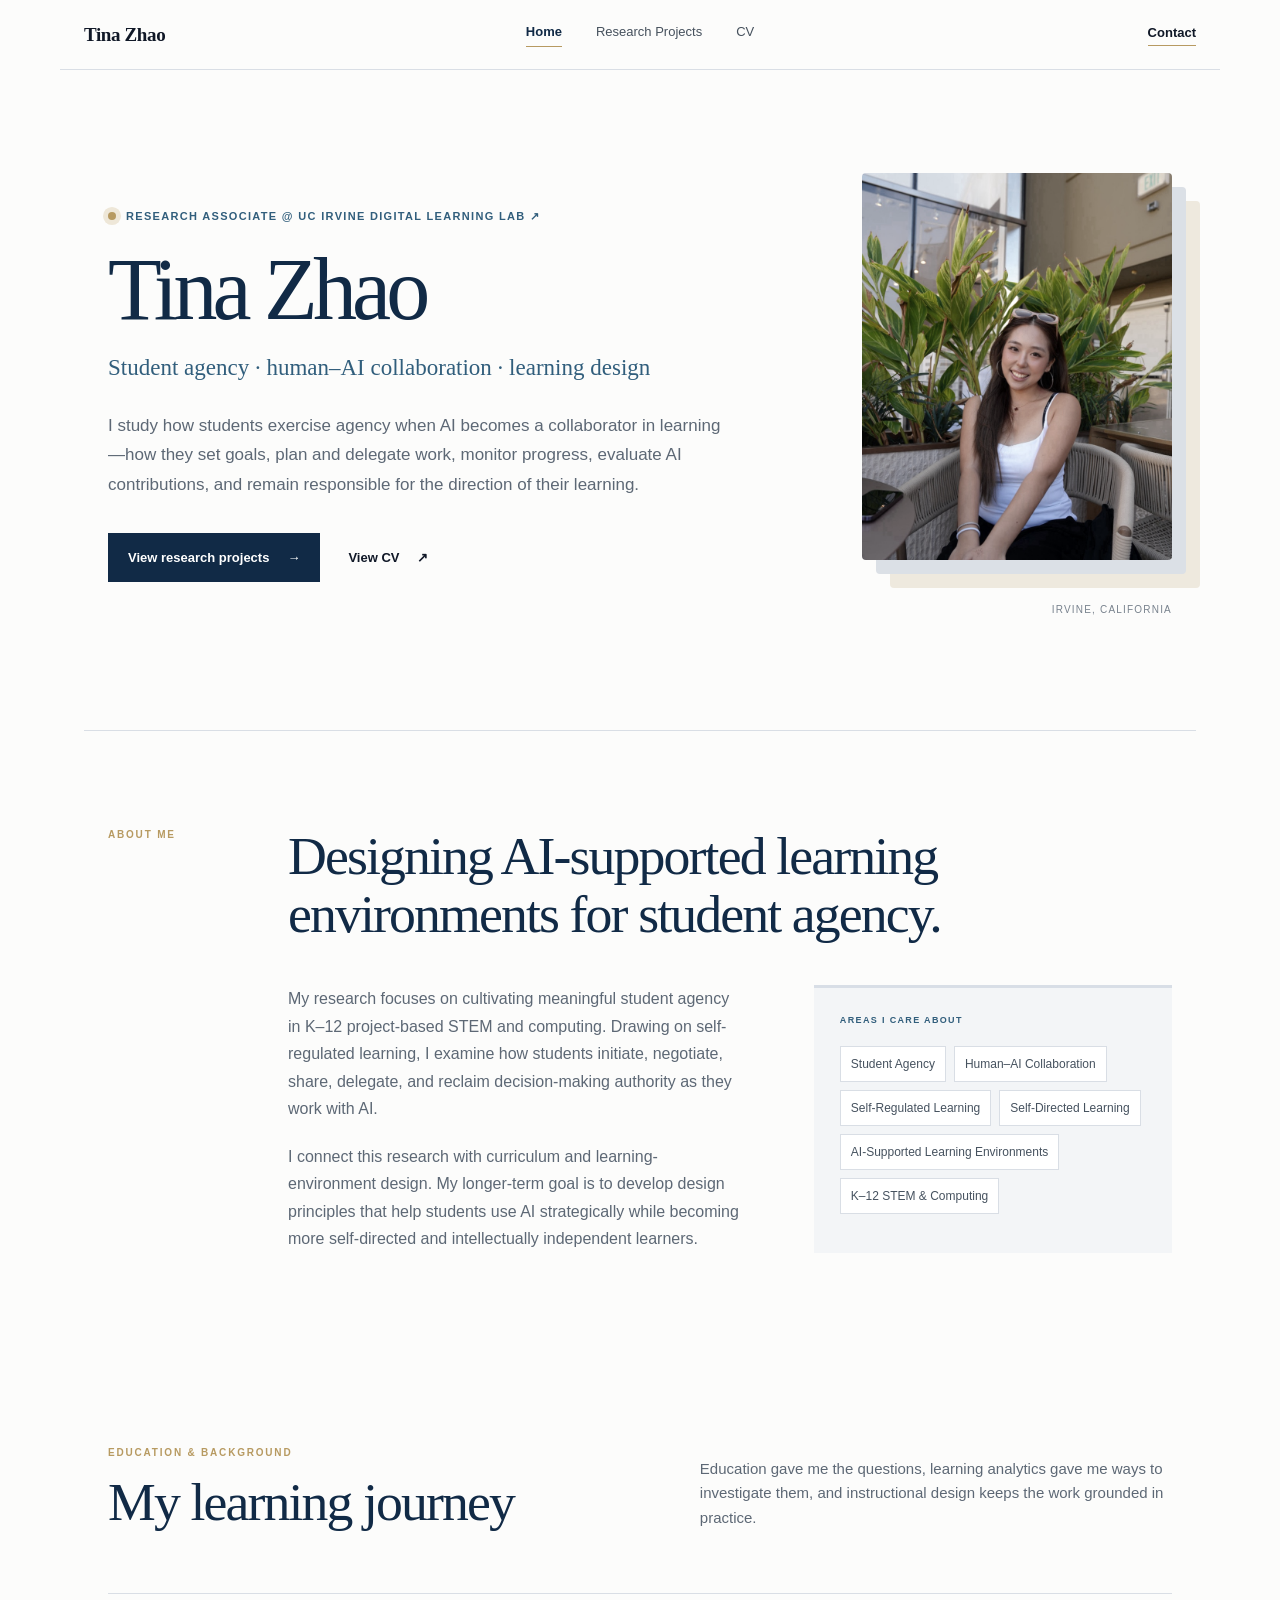
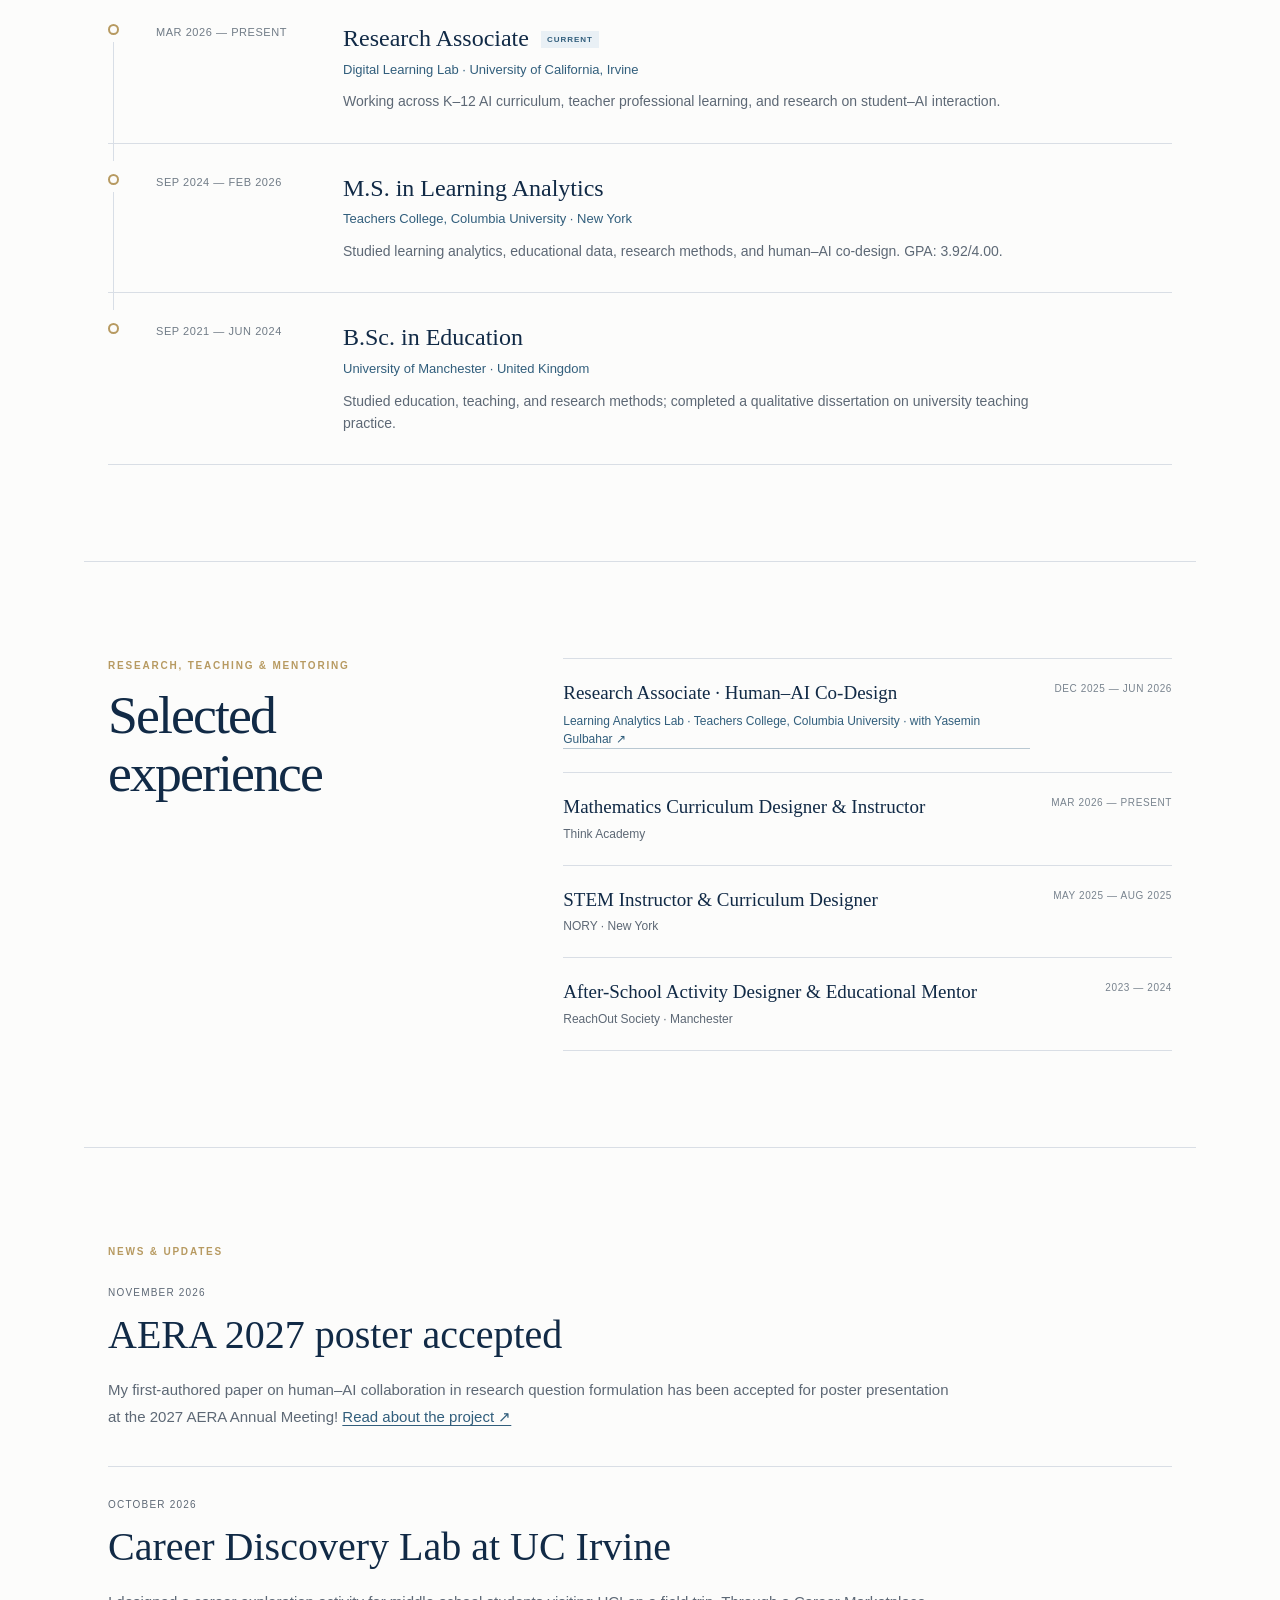
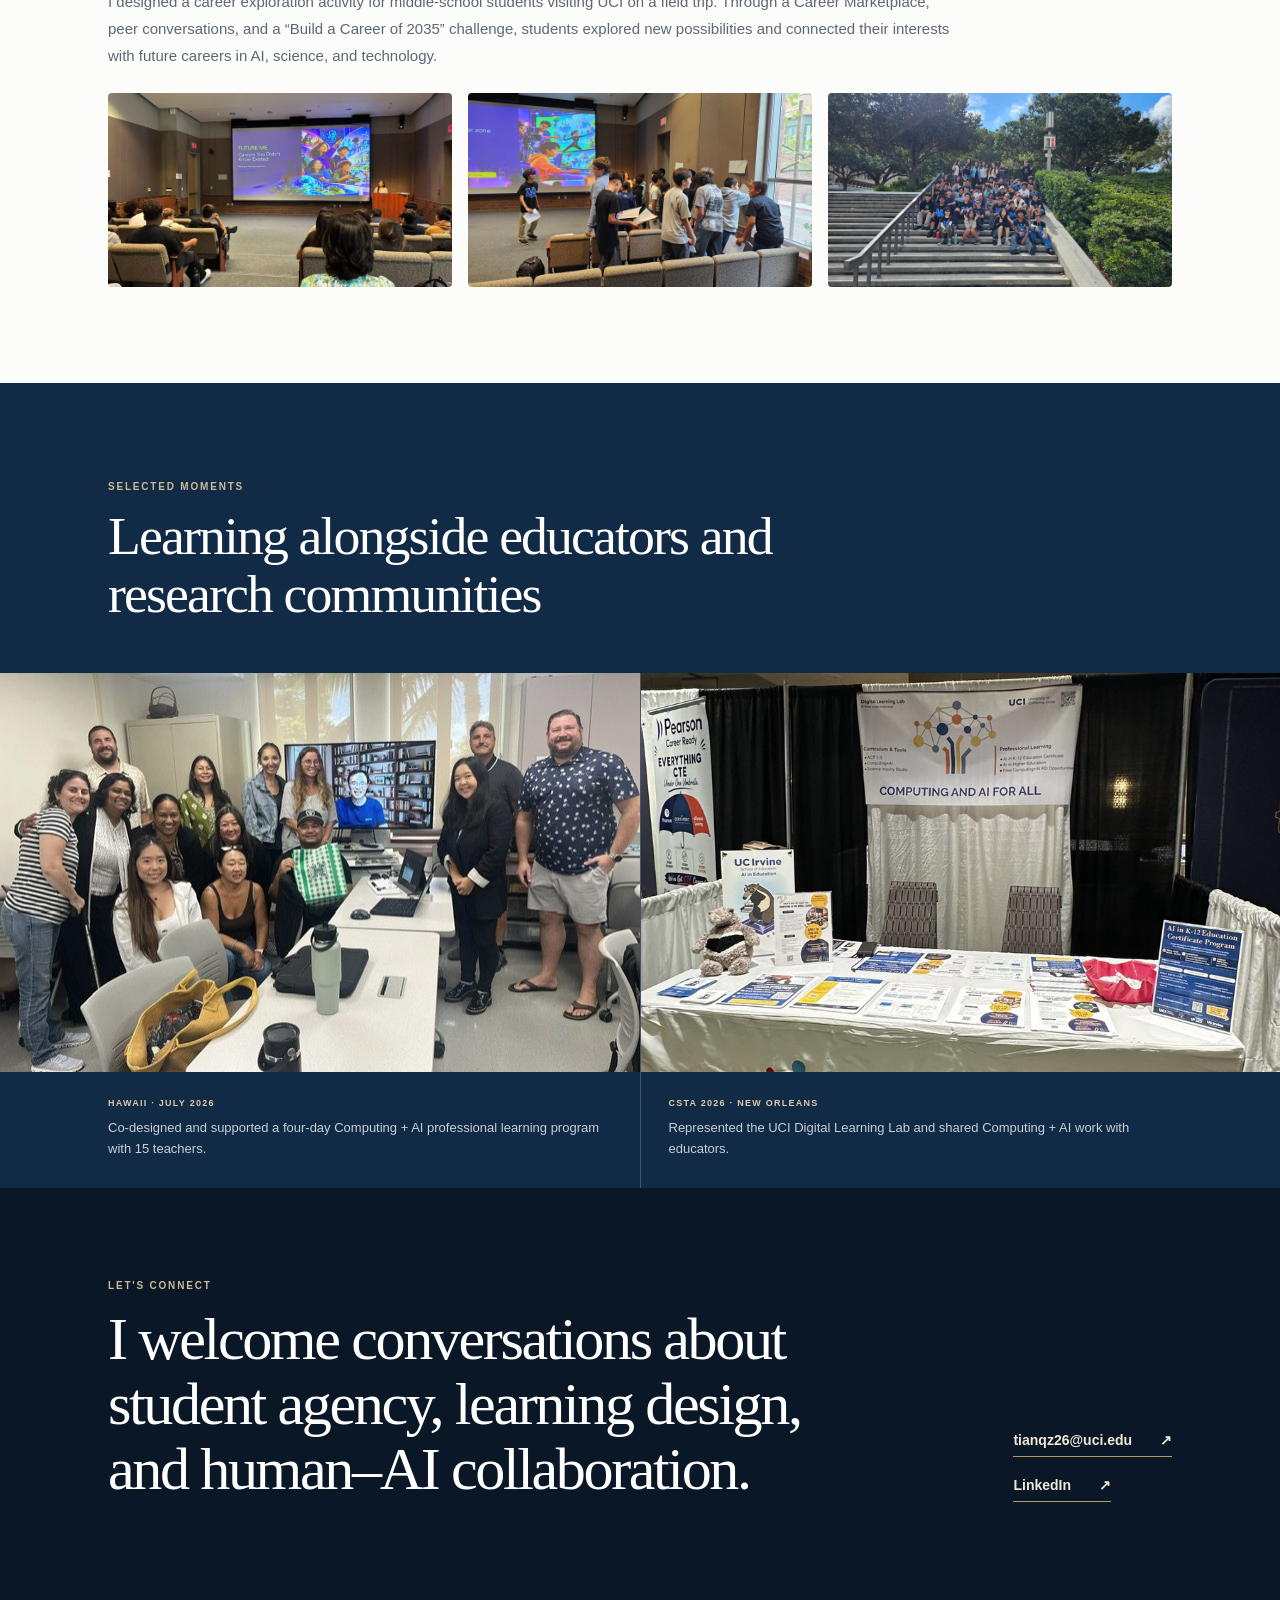
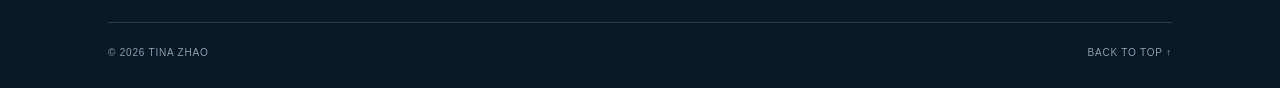
<file: index.html>
<!DOCTYPE html><html lang="en"><head><meta charSet="utf-8"/><meta name="viewport" content="width=device-width, initial-scale=1"/><link rel="preload" href="/tina-zhao.jpg" as="image"/><link rel="preload" href="/photos/hawaii-pd.jpg" as="image"/><link rel="preload" href="/photos/csta-booth.jpg" as="image"/><style>/*! tailwindcss v4.2.1 | MIT License | https://tailwindcss.com */
@layer theme{:root,:host{--font-sans:ui-sans-serif, system-ui, sans-serif, "Apple Color Emoji", "Segoe UI Emoji", "Segoe UI Symbol", "Noto Color Emoji";--font-mono:ui-monospace, SFMono-Regular, Menlo, Monaco, Consolas, "Liberation Mono", "Courier New", monospace;--spacing:.25rem;--default-font-family:var(--font-sans);--default-mono-font-family:var(--font-mono)}}@layer base{*,:after,:before,::backdrop{box-sizing:border-box;border:0 solid;margin:0;padding:0}::file-selector-button{box-sizing:border-box;border:0 solid;margin:0;padding:0}html,:host{-webkit-text-size-adjust:100%;tab-size:4;line-height:1.5;font-family:var(--default-font-family,ui-sans-serif, system-ui, sans-serif, "Apple Color Emoji", "Segoe UI Emoji", "Segoe UI Symbol", "Noto Color Emoji");font-feature-settings:var(--default-font-feature-settings,normal);font-variation-settings:var(--default-font-variation-settings,normal);-webkit-tap-highlight-color:transparent}hr{height:0;color:inherit;border-top-width:1px}abbr:where([title]){-webkit-text-decoration:underline dotted;text-decoration:underline dotted}h1,h2,h3,h4,h5,h6{font-size:inherit;font-weight:inherit}a{color:inherit;-webkit-text-decoration:inherit;-webkit-text-decoration:inherit;-webkit-text-decoration:inherit;-webkit-text-decoration:inherit;text-decoration:inherit}b,strong{font-weight:bolder}code,kbd,samp,pre{font-family:var(--default-mono-font-family,ui-monospace, SFMono-Regular, Menlo, Monaco, Consolas, "Liberation Mono", "Courier New", monospace);font-feature-settings:var(--default-mono-font-feature-settings,normal);font-variation-settings:var(--default-mono-font-variation-settings,normal);font-size:1em}small{font-size:80%}sub,sup{vertical-align:baseline;font-size:75%;line-height:0;position:relative}sub{bottom:-.25em}sup{top:-.5em}table{text-indent:0;border-color:inherit;border-collapse:collapse}:-moz-focusring{outline:auto}progress{vertical-align:baseline}summary{display:list-item}ol,ul,menu{list-style:none}img,svg,video,canvas,audio,iframe,embed,object{vertical-align:middle;display:block}img,video{max-width:100%;height:auto}button,input,select,optgroup,textarea{font:inherit;font-feature-settings:inherit;font-variation-settings:inherit;letter-spacing:inherit;color:inherit;opacity:1;background-color:#0000;border-radius:0}::file-selector-button{font:inherit;font-feature-settings:inherit;font-variation-settings:inherit;letter-spacing:inherit;color:inherit;opacity:1;background-color:#0000;border-radius:0}:where(select:is([multiple],[size])) optgroup{font-weight:bolder}:where(select:is([multiple],[size])) optgroup option{padding-inline-start:20px}::file-selector-button{margin-inline-end:4px}::placeholder{opacity:1}@supports (not ((-webkit-appearance:-apple-pay-button))) or (contain-intrinsic-size:1px){::placeholder{color:currentColor}@supports (color:color-mix(in lab, red, red)){::placeholder{color:color-mix(in oklab, currentcolor 50%, transparent)}}}textarea{resize:vertical}::-webkit-search-decoration{-webkit-appearance:none}::-webkit-date-and-time-value{min-height:1lh;text-align:inherit}::-webkit-datetime-edit{display:inline-flex}::-webkit-datetime-edit-fields-wrapper{padding:0}::-webkit-datetime-edit{padding-block:0}::-webkit-datetime-edit-year-field{padding-block:0}::-webkit-datetime-edit-month-field{padding-block:0}::-webkit-datetime-edit-day-field{padding-block:0}::-webkit-datetime-edit-hour-field{padding-block:0}::-webkit-datetime-edit-minute-field{padding-block:0}::-webkit-datetime-edit-second-field{padding-block:0}::-webkit-datetime-edit-millisecond-field{padding-block:0}::-webkit-datetime-edit-meridiem-field{padding-block:0}::-webkit-calendar-picker-indicator{line-height:1}:-moz-ui-invalid{box-shadow:none}button,input:where([type=button],[type=reset],[type=submit]){appearance:button}::file-selector-button{appearance:button}::-webkit-inner-spin-button{height:auto}::-webkit-outer-spin-button{height:auto}[hidden]:where(:not([hidden=until-found])){display:none!important}}@layer components;@layer utilities{.relative{position:relative}.start{inset-inline-start:var(--spacing)}.table{display:table}}:root{--ink:#101827;--navy:#112a46;--water:#315e7c;--water-pale:#e9f0f5;--silver:#d8dee6;--silver-soft:#f3f5f7;--white:#fcfcfb;--gold:#b79a61;--gold-pale:#eee7d8;--muted:#5d6875;--line:#d9dee5}*{box-sizing:border-box}html{scroll-behavior:smooth}body{background:var(--white);color:var(--ink);-webkit-font-smoothing:antialiased;margin:0;font-family:Arial,Helvetica,sans-serif}a{color:inherit;text-decoration:none}img{width:100%;display:block}h1,h2,h3,p,figure{margin:0}.site-header{border-bottom:1px solid var(--line);z-index:20;-webkit-backdrop-filter:blur(12px);backdrop-filter:blur(12px);background:#fcfcfbf0;grid-template-columns:1fr auto 1fr;align-items:center;max-width:1160px;height:70px;margin:0 auto;padding:0 24px;display:grid;position:sticky;top:0}.site-name{letter-spacing:-.02em;font:600 19px/1 Georgia,serif}nav{color:#46515d;gap:34px;font-size:13px;display:flex}nav a:hover{color:var(--water)}nav a.active{color:var(--navy);font-weight:700}nav a.active:after{content:"";background:var(--gold);height:1px;margin-top:5px;display:block}.header-contact{border-bottom:1px solid var(--gold);justify-self:end;padding-bottom:3px;font-size:13px;font-weight:700}.hero{grid-template-columns:1.3fr .7fr;align-items:center;gap:clamp(60px,9vw,130px);max-width:1112px;min-height:660px;margin:0 auto;padding:86px 24px 96px;display:grid}.current-line{color:var(--water);letter-spacing:.12em;text-transform:uppercase;align-items:center;gap:10px;font-size:11px;font-weight:700;display:flex}.current-line span{background:var(--gold);width:8px;height:8px;box-shadow:0 0 0 5px var(--gold-pale);border-radius:50%}.current-line:hover{color:var(--navy)}h1{letter-spacing:-.055em;color:var(--navy);margin-top:22px;font:500 clamp(58px,7vw,88px)/1 Georgia,Times New Roman,serif}.hero-role{color:var(--water);margin-top:18px;font:400 clamp(18px,1.8vw,23px)/1.4 Georgia,serif}.hero-bio{max-width:650px;color:var(--muted);margin-top:27px;font-size:17px;line-height:1.72}.hero-links{align-items:center;gap:28px;margin-top:34px;font-size:13px;font-weight:700;display:flex}.hero-links a{align-items:center;gap:18px;display:inline-flex}.hero-links .primary-link{background:var(--navy);color:#fff;padding:15px 20px}.hero-photo{justify-self:end;width:min(100%,310px)}.hero-photo img{aspect-ratio:4/5;object-fit:cover;object-position:center 30%;filter:saturate(.72)contrast(1.02);box-shadow:14px 14px 0 var(--silver), 28px 28px 0 var(--gold-pale);border-radius:4px}.hero-photo figcaption{color:#78828d;letter-spacing:.12em;text-align:right;text-transform:uppercase;margin-top:42px;font-size:10px}.section{max-width:1112px;margin:0 auto;padding:96px 24px}.section-label{color:var(--gold);letter-spacing:.18em;text-transform:uppercase;font-size:10px;font-weight:800}.section-label.inverse{color:#cdbb96}.about{border-top:1px solid var(--line);grid-template-columns:140px 1fr;gap:40px;display:grid}.about-body>h2,.section-heading h2,.experience-section>div>h2,.moments-heading h2{letter-spacing:-.035em;color:var(--navy);font:400 clamp(36px,4.2vw,56px)/1.08 Georgia,serif}.about-grid{grid-template-columns:1.12fr .88fr;gap:70px;margin-top:42px;display:grid}.about-text{color:var(--muted);font-size:16px;line-height:1.72}.about-text p+p{margin-top:20px}.keyword-panel{background:var(--silver-soft);border-top:3px solid var(--silver);padding:26px}.keyword-panel>p{color:var(--water);letter-spacing:.15em;font-size:9px;font-weight:800}.keyword-list{flex-wrap:wrap;gap:8px;margin-top:18px;display:flex}.keyword-list span{border:1px solid var(--line);color:#46525f;background:#fff;padding:8px 10px;font-size:12px}.projects-section{background:var(--silver-soft);max-width:none;padding-left:max(24px,50vw - 532px);padding-right:max(24px,50vw - 532px)}.section-heading{grid-template-columns:1.05fr .95fr;align-items:end;gap:70px;display:grid}.section-heading h2{margin-top:13px}.section-heading>p{max-width:500px;color:var(--muted);font-size:15px;line-height:1.65}.project-list{border-top:1px solid #cfd5dc;margin-top:56px}.project{border-bottom:1px solid #cfd5dc;grid-template-columns:48px 1fr auto;align-items:start;gap:30px;padding:34px 0;display:grid}.project-number{color:var(--gold);font:400 18px/1 Georgia,serif}.project-status{color:var(--water);letter-spacing:.14em;font-size:9px;font-weight:800}.project h3{color:var(--navy);margin-top:9px;font:400 clamp(27px,2.8vw,38px)/1.1 Georgia,serif}.project-description{max-width:710px;color:var(--muted);margin-top:14px;font-size:15px;line-height:1.65}.project-meta{color:#78838e;letter-spacing:.04em;margin-top:14px;font-size:11px}.project-link{white-space:nowrap;color:var(--water);border-bottom:1px solid var(--water);margin-top:28px;padding-bottom:4px;font-size:12px;font-weight:700}.project-link.muted{color:#8a939c;border-color:#aeb5bc}.small-links{gap:20px;margin-top:18px;display:flex}.small-links a{color:var(--water);font-size:12px;font-weight:700}.background-section{scroll-margin-top:70px}.timeline{border-top:1px solid var(--line);margin-top:62px}.timeline article{border-bottom:1px solid var(--line);grid-template-columns:26px 165px 1fr;gap:22px;padding:30px 0;display:grid}.timeline-marker{position:relative}.timeline-marker:after{content:"";background:var(--silver);width:1px;position:absolute;top:18px;bottom:-48px;left:5px}.timeline article:last-child .timeline-marker:after{display:none}.timeline-marker span{border:2px solid var(--gold);background:var(--white);border-radius:50%;width:11px;height:11px;display:block}.timeline-period{color:#707b86;letter-spacing:.05em;text-transform:uppercase;font-size:11px}.timeline h3{color:var(--navy);font:400 24px/1.2 Georgia,serif}.current-badge{color:var(--water);background:var(--water-pale);letter-spacing:.12em;vertical-align:middle;margin-left:12px;padding:4px 6px;font:700 8px/1 Arial,sans-serif}.timeline-school{color:var(--water);margin-top:7px;font-size:13px}.timeline-detail{max-width:720px;color:var(--muted);margin-top:11px;font-size:14px;line-height:1.6}.experience-section{border-top:1px solid var(--line);grid-template-columns:.75fr 1.25fr;gap:90px;display:grid}.experience-section>div>h2{margin-top:13px}.compact-list{border-top:1px solid var(--line)}.compact-list article{border-bottom:1px solid var(--line);grid-template-columns:1fr auto;gap:24px;padding:22px 0;display:grid}.compact-list h3{color:var(--navy);font:400 19px/1.3 Georgia,serif}.compact-list p{color:var(--muted);margin-top:5px;font-size:12px;line-height:1.5}.experience-link{color:var(--water);border-bottom:1px solid #b9c8d2;margin-top:6px;font-size:12px;line-height:1.5;display:inline-block}.compact-list article>span{color:#78838e;letter-spacing:.06em;text-transform:uppercase;font-size:10px}.page-hero{border-bottom:1px solid var(--line);max-width:1112px;margin:0 auto;padding:108px 24px 88px}.page-hero h1{margin-top:18px}.page-hero>p:last-child{max-width:720px;color:var(--muted);margin-top:26px;font-size:17px;line-height:1.7}.compact-heading{grid-template-columns:1fr}.research-projects-section{padding-top:82px}.research-project-list{border-top:1px solid var(--line);margin-top:52px}.lab-affiliation{color:var(--navy);border-bottom:1px solid var(--line);align-items:center;gap:20px;padding:18px 0;font:400 18px/1.3 Georgia,serif;display:flex}.lab-affiliation span{color:var(--gold);letter-spacing:.14em;font:800 9px/1.2 Arial,sans-serif}.lab-affiliation.columbia{border-top:1px solid var(--line);margin-top:28px}.lab-affiliation:hover{color:var(--water)}.research-project{border-bottom:1px solid var(--line);grid-template-columns:48px 1fr auto;align-items:start;gap:30px;padding:38px 0;display:grid}.research-number{color:var(--gold);font:400 18px/1 Georgia,serif}.research-copy h3{color:var(--navy);letter-spacing:-.025em;margin-top:9px;font:400 clamp(28px,3vw,40px)/1.08 Georgia,serif}.project-affiliation{color:var(--water);margin-top:9px;font-size:13px;font-weight:700}.research-description{max-width:760px;color:var(--muted);margin-top:16px;font-size:15px;line-height:1.68}.project-contribution{color:#77828d;letter-spacing:.04em;margin-top:14px;font-size:11px;line-height:1.5}.past-section{background:var(--silver-soft)}.past-inner{max-width:1112px}.past-grid{grid-template-columns:1fr 1fr;gap:24px;margin-top:48px;display:grid}.past-grid article{background:var(--white);border-top:3px solid var(--silver);padding:30px}.past-period{color:var(--gold);letter-spacing:.13em;text-transform:uppercase;font-size:9px;font-weight:800}.past-grid h3{color:var(--navy);margin-top:17px;font:400 27px/1.18 Georgia,serif}.past-place{color:var(--water);margin-top:10px;font-size:12px;font-weight:700}.past-description{color:var(--muted);margin-top:18px;font-size:14px;line-height:1.65}.research-hero{padding-top:92px;padding-bottom:68px}.research-hero h1{max-width:820px;font-size:clamp(52px,6.2vw,76px)}.research-hero>p:last-of-type{max-width:790px}.research-keywords{flex-wrap:wrap;gap:8px;margin-top:30px;display:flex}.research-keywords span{border:1px solid var(--line);background:var(--silver-soft);color:#52606d;letter-spacing:.025em;padding:8px 11px;font-size:11px}.research-agenda-section{background:var(--silver-soft);border-top:1px solid var(--line);border-bottom:1px solid var(--line)}.research-agenda-inner{padding-top:76px;padding-bottom:76px}.research-agenda-intro{grid-template-columns:minmax(0,.9fr) minmax(320px,1.1fr);align-items:start;column-gap:clamp(50px,8vw,110px);display:grid}.research-agenda-intro .section-label{grid-column:1/-1;margin-bottom:18px}.research-agenda-intro h2{color:var(--navy);letter-spacing:-.035em;font:400 clamp(34px,4.2vw,52px)/1.08 Georgia,serif}.research-agenda-intro>p:last-child{max-width:590px;color:var(--muted);font-size:15px;line-height:1.75}.agency-moments{border-top:1px solid var(--line);border-bottom:1px solid var(--line);grid-template-columns:repeat(3,1fr);margin-top:48px;display:grid}.agency-moments article{padding:28px 28px 30px 0}.agency-moments article+article{border-left:1px solid var(--line);padding-left:28px}.agency-moments span{color:var(--gold);font:400 17px/1 Georgia,serif}.agency-moments h3{color:var(--navy);margin-top:15px;font:400 24px/1.15 Georgia,serif}.agency-moments p{color:var(--muted);margin-top:12px;font-size:13px;line-height:1.65}.research-approach{grid-template-columns:repeat(3,1fr);gap:28px;margin-top:28px;display:grid}.research-approach p{color:#66727e;font-size:12px;line-height:1.6}.research-approach strong{color:var(--water);font-weight:800}.long-term-goal{border-top:1px solid var(--line);max-width:850px;color:var(--navy);letter-spacing:-.012em;margin-top:38px;padding-top:28px;font:400 clamp(20px,2.4vw,27px)/1.45 Georgia,serif}.news-section{border-top:1px solid var(--line)}.news-item{margin-top:26px}.news-item+.news-item{border-top:1px solid var(--line);margin-top:36px;padding-top:30px}.news-summary a{color:var(--water);text-underline-offset:3px;text-decoration:underline}.news-date{color:var(--muted);letter-spacing:.12em;font-size:10px}.news-item h2{color:var(--navy);margin:12px 0 18px;font:400 clamp(28px,3.4vw,40px)/1.15 Georgia,serif}.news-summary{max-width:850px;color:var(--muted);font-size:15px;line-height:1.8}.news-photos{grid-template-columns:repeat(3,minmax(0,1fr));gap:16px;margin-top:24px;display:grid}.news-photos img{aspect-ratio:16/9;object-fit:cover;border-radius:4px;width:100%;height:auto;display:block}@media (width<=650px){.news-photos{grid-template-columns:1fr}}.research-showcase{padding-top:78px}.research-section-heading{justify-content:space-between;align-items:end;gap:36px;display:flex}.research-section-heading h2{color:var(--navy);letter-spacing:-.035em;margin-top:12px;font:400 clamp(34px,4.2vw,52px)/1.08 Georgia,serif}.research-affiliation-link{border-bottom:1px solid var(--gold);color:var(--water);flex:none;padding-bottom:5px;font-size:12px;font-weight:700}.project-showcase-list{border-top:1px solid var(--line);margin-top:50px}.project-showcase{border-bottom:1px solid var(--line);grid-template-columns:minmax(320px,.92fr) minmax(0,1.08fr);align-items:center;gap:clamp(38px,6vw,72px);padding:54px 0;display:grid}.project-showcase:nth-child(2n) .project-visual{order:2}.project-visual a{background:var(--silver-soft);display:block;overflow:hidden}.project-visual img{aspect-ratio:4/3;object-fit:cover;transition:transform .45s}.project-visual a:hover img{transform:scale(1.018)}.project-visual figcaption{color:#818a94;letter-spacing:.08em;text-transform:uppercase;margin-top:11px;font-size:9px}.project-title-row{align-items:center;gap:14px;display:flex}.project-title-row>span{color:var(--gold);font:400 18px/1 Georgia,serif}.project-showcase-copy h3{color:var(--navy);letter-spacing:-.03em;margin-top:15px;font:400 clamp(31px,3.4vw,45px)/1.08 Georgia,serif}.project-summary,.project-role{color:var(--muted);margin-top:18px;font-size:14px;line-height:1.72}.project-role{margin-top:13px}.project-role strong{color:var(--ink);font-weight:700}.project-meta-line{color:#74808b;letter-spacing:.055em;text-transform:uppercase;margin-top:17px;font-size:10px;line-height:1.5}.project-actions{flex-wrap:wrap;gap:10px 22px;margin-top:24px;display:flex}.project-actions a,.case-study-overview a,.text-link{color:var(--water);border-bottom:1px solid #aabdc9;padding-bottom:4px;font-size:12px;font-weight:700}.previous-projects-section{background:var(--silver-soft)}.previous-projects-inner{max-width:1160px}.human-ai-case-study{background:var(--white);border-top:3px solid var(--silver);margin-top:50px;padding:clamp(30px,5vw,58px);box-shadow:0 16px 42px #112a4612}.case-study-intro{grid-template-columns:.9fr 1.1fr;gap:clamp(36px,6vw,72px);display:grid}.case-study-heading h3,.tef-copy h3{color:var(--navy);letter-spacing:-.035em;margin-top:14px;font:400 clamp(32px,4vw,49px)/1.08 Georgia,serif}.case-study-overview>p{color:var(--muted);font-size:15px;line-height:1.75}.case-study-overview>a{margin-top:22px;display:inline-block}.study-metrics{border-top:1px solid var(--line);border-bottom:1px solid var(--line);grid-template-columns:repeat(4,1fr);margin-top:46px;padding:26px 0;display:grid}.study-metrics div{border-left:1px solid var(--line);padding:0 22px}.study-metrics div:first-child{border-left:0;padding-left:0}.study-metrics strong{color:var(--navy);font:400 32px/1 Georgia,serif;display:block}.study-metrics span{color:#77828d;text-transform:uppercase;letter-spacing:.07em;margin-top:8px;font-size:10px;line-height:1.4;display:block}.methodology-block{grid-template-columns:.72fr 1.28fr;gap:clamp(42px,7vw,86px);padding:58px 0 10px;display:grid}.methodology-heading h4,.case-study-output h4{color:var(--navy);letter-spacing:-.02em;margin-top:12px;font:400 29px/1.16 Georgia,serif}.methodology-heading>p:last-child,.case-study-output>p:not(.section-label){color:var(--muted);margin-top:17px;font-size:14px;line-height:1.7}.methodology-steps{border-top:1px solid var(--line);margin:0;padding:0;list-style:none}.methodology-steps li{border-bottom:1px solid var(--line);grid-template-columns:32px 1fr;gap:17px;padding:21px 0;display:grid}.methodology-steps li>span{color:var(--gold);font:400 15px/1.4 Georgia,serif}.methodology-steps h5{color:var(--navy);font:400 18px/1.25 Georgia,serif}.methodology-steps p{color:var(--muted);margin-top:7px;font-size:13px;line-height:1.65}.case-study-figure-row{border-top:1px solid var(--line);grid-template-columns:1.25fr .75fr;align-items:center;gap:clamp(34px,5vw,62px);margin-top:52px;padding-top:46px;display:grid}.codebook-figure{min-width:0}.codebook-figure img{border:1px solid var(--line);background:#fff}.codebook-figure figcaption{color:#78838e;max-width:680px;margin-top:12px;font-size:10px;line-height:1.55}.proposal-note{border-top:1px solid var(--line);padding-top:16px}.research-acceptance{border:1px solid var(--line);background:var(--silver-soft);color:var(--water);border-radius:4px;margin-top:18px;padding:10px 14px;font-size:12px;font-weight:700;line-height:1.5;display:inline-block}.tef-case-study{background:var(--white);border-top:3px solid var(--gold-pale);margin-top:34px;padding:clamp(28px,4.5vw,50px);box-shadow:0 16px 42px #112a460d}.tef-case-intro{grid-template-columns:.9fr 1.1fr;align-items:center;gap:clamp(36px,6vw,72px);display:grid}.tef-visual{min-width:0}.tef-visual a{display:block;overflow:hidden}.tef-visual img{aspect-ratio:4/4.5;object-fit:cover;min-height:400px}.tef-visual figcaption{color:#8a929b;margin-top:10px;font-size:9px;line-height:1.45}.tef-copy h3{font-size:clamp(31px,3.8vw,45px)}.tef-copy>p:not(.project-status):not(.project-affiliation){color:var(--muted);margin-top:17px;font-size:14px;line-height:1.7}.tef-copy .text-link{margin-top:23px;display:inline-block}.tef-metrics strong{font-size:30px}.tef-metrics div:nth-child(3) strong{font-size:20px;line-height:1.2}.tef-methodology{padding-bottom:48px}.tef-results{border-top:1px solid var(--line);grid-template-columns:1fr 1fr;gap:clamp(36px,6vw,72px);padding-top:42px;display:grid}.tef-results h4{color:var(--navy);letter-spacing:-.02em;margin-top:12px;font:400 27px/1.18 Georgia,serif}.tef-results>div>p:last-child{color:var(--muted);margin-top:15px;font-size:14px;line-height:1.7}.cv-hero{grid-template-columns:1fr auto;align-items:end;column-gap:60px;display:grid}.cv-hero .section-label,.cv-hero h1,.cv-hero>p{grid-column:1}.cv-actions{flex-direction:column;grid-area:1/2/5;align-items:flex-start;gap:16px;display:flex}.cv-actions a{min-height:46px;color:var(--water);border:1px solid var(--silver);align-items:center;padding:0 18px;font-size:13px;font-weight:700;display:inline-flex}.cv-actions .primary-link{background:var(--navy);border-color:var(--navy);color:#fff}.cv-viewer-section{background:var(--silver-soft);padding:56px max(24px,50vw - 532px) 100px}.cv-viewer{border:1px solid var(--line);background:#fff;width:100%;height:min(1100px,125vw);min-height:720px;display:block;box-shadow:0 16px 40px #112a461a}.cv-viewer p{color:var(--muted);padding:30px}.cv-viewer p a{color:var(--water);border-bottom:1px solid}.moments-section{background:var(--navy);color:#fff}.moments-heading{padding-bottom:50px}.moments-heading h2{color:#fff;max-width:820px;margin-top:13px}.moments-grid{background:#fff3;grid-template-columns:1fr 1fr;gap:1px;display:grid}.moments-grid figure{background:var(--navy)}.moments-grid img{aspect-ratio:16/10;object-fit:cover;filter:saturate(.82)}.moments-grid figcaption{color:#c8d0d8;min-height:116px;padding:24px max(24px,50vw - 532px);font-size:13px;line-height:1.6}.moments-grid figure:first-child figcaption{padding-right:28px}.moments-grid figure:last-child figcaption{padding-left:28px;padding-right:max(24px,50vw - 532px)}.moments-grid figcaption span{color:#dbcba9;letter-spacing:.14em;margin-bottom:7px;font-size:9px;font-weight:800;display:block}footer{color:#fff;background:#091727;grid-template-columns:1fr auto;align-items:end;gap:60px;padding:90px max(24px,50vw - 532px) 28px;display:grid}footer h2{letter-spacing:-.04em;max-width:760px;margin-top:14px;font:400 clamp(34px,4.7vw,61px)/1.08 Georgia,serif}.footer-actions{flex-direction:column;align-items:flex-start;gap:18px;display:flex}.footer-actions a{border-bottom:1px solid var(--gold);color:#f1e8d6;padding-bottom:5px;font-size:14px;font-weight:700}.footer-actions a span{margin-left:24px}.footer-bottom{color:#8f9dac;letter-spacing:.08em;text-transform:uppercase;border-top:1px solid #ffffff26;grid-column:1/-1;justify-content:space-between;margin-top:60px;padding-top:22px;font-size:10px;display:flex}@media (width<=850px){.site-header{grid-template-columns:1fr auto;row-gap:12px;height:auto;min-height:70px;padding-top:15px;padding-bottom:12px}nav{grid-area:2/1/auto/-1;gap:24px;padding-bottom:2px;display:flex;overflow-x:auto}.hero{grid-template-columns:1fr;min-height:auto}.hero-photo{justify-self:start;width:min(76vw,320px);margin-top:20px}.about{grid-template-columns:1fr;gap:20px}.about-grid,.section-heading,.experience-section{grid-template-columns:1fr;gap:34px}.project{grid-template-columns:36px 1fr}.project-link{grid-column:2;justify-self:start;margin-top:0}.research-project{grid-template-columns:36px 1fr}.research-project .project-link{grid-column:2}.past-grid{grid-template-columns:1fr}.research-agenda-intro{grid-template-columns:1fr;gap:20px}.agency-moments{grid-template-columns:1fr}.agency-moments article{padding:26px 0}.agency-moments article+article{border-top:1px solid var(--line);border-left:0;padding-left:0}.research-approach{grid-template-columns:1fr;gap:14px}.project-showcase,.case-study-intro,.methodology-block,.case-study-figure-row,.tef-case-intro,.tef-results{grid-template-columns:1fr}.project-showcase:nth-child(2n) .project-visual{order:0}.project-showcase{gap:30px}.study-metrics{grid-template-columns:repeat(2,1fr);row-gap:24px}.study-metrics div:nth-child(3){border-left:0;padding-left:0}.case-study-output{max-width:660px}.tef-visual img{aspect-ratio:16/10;min-height:330px}.cv-hero{grid-template-columns:1fr}.cv-actions{flex-direction:row;grid-area:auto/1;margin-top:28px}.moments-grid{grid-template-columns:1fr}.moments-grid figure:first-child figcaption,.moments-grid figure:last-child figcaption{padding:24px}}@media (width<=590px){.site-header{height:auto;padding:14px 18px 11px}nav{gap:18px;font-size:12px}.hero,.section{padding-left:20px;padding-right:20px}.hero{padding-top:62px;padding-bottom:82px}h1{font-size:58px}.hero-role{font-size:19px}.hero-links{flex-direction:column;align-items:flex-start}.about-grid{gap:30px}.project,.research-project{grid-template-columns:28px 1fr;gap:16px}.lab-affiliation{flex-direction:column;align-items:flex-start;gap:7px}.project h3{font-size:28px}.research-copy h3{font-size:29px}.small-links{flex-direction:column;gap:9px}.timeline article{grid-template-columns:18px 1fr;gap:14px}.timeline-period,.timeline article>div:last-child{grid-column:2}.compact-list article{grid-template-columns:1fr;gap:10px}.page-hero{padding:76px 20px 62px}.page-hero h1{font-size:54px}.research-hero h1{font-size:48px}.research-section-heading{flex-direction:column;align-items:flex-start}.research-agenda-inner{padding-top:62px;padding-bottom:62px}.research-showcase{padding-top:66px}.project-showcase{padding:42px 0}.project-title-row{align-items:flex-start}.project-showcase-copy h3{font-size:34px}.human-ai-case-study{padding:26px 20px}.case-study-heading h3,.tef-copy h3{font-size:34px}.study-metrics{column-gap:0}.study-metrics div{padding:0 12px}.study-metrics strong{font-size:27px}.methodology-block{padding-top:46px}.case-study-figure-row{margin-top:42px;padding-top:38px}.tef-case-study{padding:24px 20px}.tef-visual img{min-height:240px}.cv-actions{flex-direction:column}.cv-viewer-section{padding-left:12px;padding-right:12px}.cv-viewer{height:145vw;min-height:600px}footer{grid-template-columns:1fr;padding-left:20px;padding-right:20px}.footer-actions{justify-self:start}}@media (prefers-reduced-motion:reduce){html{scroll-behavior:auto}}
</style><title>Tina Zhao — Learning, Agency &amp; Human–AI Collaboration</title><meta name="description" content="Research on student agency and self-regulated learning in AI-supported K–12 STEM and computing."/><meta property="og:title" content="Tina Zhao — Learning, Agency &amp; Human–AI Collaboration"/><meta property="og:description" content="Research on student agency and self-regulated learning in AI-supported K–12 STEM and computing."/><meta property="og:type" content="website"/><meta property="og:image" content="https://tianqizhaotina.github.io/og-ai-education.png"/><meta property="og:image:width" content="1200"/><meta property="og:image:height" content="630"/><meta property="og:image:alt" content="Tina Zhao — Learning, Agency &amp; Human–AI Collaboration"/><meta name="twitter:card" content="summary_large_image"/><meta name="twitter:title" content="Tina Zhao — Learning, Agency &amp; Human–AI Collaboration"/><meta name="twitter:description" content="Research on student agency and self-regulated learning in AI-supported K–12 STEM and computing."/><meta name="twitter:image" content="https://tianqizhaotina.github.io/og-ai-education.png"/>
</head><body><main id="top"><header class="site-header"><a class="site-name" href="/">Tina Zhao</a><nav aria-label="Main navigation"><a class="active" href="/">Home</a><a class="" href="/research">Research Projects</a><a class="" href="/cv">CV</a></nav><a class="header-contact" href="#contact">Contact</a></header><section class="hero"><div class="hero-copy"><a class="current-line" href="https://www.digitallearninglab.org/" target="_blank" rel="noreferrer"><span></span> Research Associate @ UC Irvine Digital Learning Lab ↗</a><h1>Tina Zhao</h1><p class="hero-role">Student agency · human–AI collaboration · learning design</p><p class="hero-bio">I study how students exercise agency when AI becomes a collaborator in learning—how they set goals, plan and delegate work, monitor progress, evaluate AI contributions, and remain responsible for the direction of their learning.</p><div class="hero-links"><a class="primary-link" href="/research">View research projects <span>→</span></a><a href="/cv">View CV <span>↗</span></a></div></div><figure class="hero-photo"><img src="/tina-zhao.jpg" alt="Tina Zhao"/><figcaption>Irvine, California</figcaption></figure></section><section class="section about" id="about"><div class="section-label">ABOUT ME</div><div class="about-body"><h2>Designing AI-supported learning environments for student agency.</h2><div class="about-grid"><div class="about-text"><p>My research focuses on cultivating meaningful student agency in K–12 project-based STEM and computing. Drawing on self-regulated learning, I examine how students initiate, negotiate, share, delegate, and reclaim decision-making authority as they work with AI.</p><p>I connect this research with curriculum and learning-environment design. My longer-term goal is to develop design principles that help students use AI strategically while becoming more self-directed and intellectually independent learners.</p></div><aside class="keyword-panel"><p>AREAS I CARE ABOUT</p><div class="keyword-list"><span>Student Agency</span><span>Human–AI Collaboration</span><span>Self-Regulated Learning</span><span>Self-Directed Learning</span><span>AI-Supported Learning Environments</span><span>K–12 STEM &amp; Computing</span></div></aside></div></div></section><section class="section background-section" id="background"><div class="section-heading"><div><p class="section-label">EDUCATION &amp; BACKGROUND</p><h2>My learning journey</h2></div><p>Education gave me the questions, learning analytics gave me ways to investigate them, and instructional design keeps the work grounded in practice.</p></div><div class="timeline"><article><div class="timeline-marker"><span></span></div><p class="timeline-period">Mar 2026 — Present</p><div><h3>Research Associate<span class="current-badge">CURRENT</span></h3><p class="timeline-school">Digital Learning Lab · University of California, Irvine</p><p class="timeline-detail">Working across K–12 AI curriculum, teacher professional learning, and research on student–AI interaction.</p></div></article><article><div class="timeline-marker"><span></span></div><p class="timeline-period">Sep 2024 — Feb 2026</p><div><h3>M.S. in Learning Analytics</h3><p class="timeline-school">Teachers College, Columbia University · New York</p><p class="timeline-detail">Studied learning analytics, educational data, research methods, and human–AI co-design. GPA: 3.92/4.00.</p></div></article><article><div class="timeline-marker"><span></span></div><p class="timeline-period">Sep 2021 — Jun 2024</p><div><h3>B.Sc. in Education</h3><p class="timeline-school">University of Manchester · United Kingdom</p><p class="timeline-detail">Studied education, teaching, and research methods; completed a qualitative dissertation on university teaching practice.</p></div></article></div></section><section class="section experience-section"><div><p class="section-label">RESEARCH, TEACHING &amp; MENTORING</p><h2>Selected experience</h2></div><div class="compact-list"><article><div><h3>Research Associate · Human–AI Co-Design</h3><a class="experience-link" href="https://www.tc.columbia.edu/centers/learning-analytics-lab/" target="_blank" rel="noreferrer">Learning Analytics Lab · Teachers College, Columbia University · with Yasemin Gulbahar<!-- --> ↗</a></div><span>Dec 2025 — Jun 2026</span></article><article><div><h3>Mathematics Curriculum Designer &amp; Instructor</h3><p>Think Academy</p></div><span>Mar 2026 — Present</span></article><article><div><h3>STEM Instructor &amp; Curriculum Designer</h3><p>NORY · New York</p></div><span>May 2025 — Aug 2025</span></article><article><div><h3>After-School Activity Designer &amp; Educational Mentor</h3><p>ReachOut Society · Manchester</p></div><span>2023 — 2024</span></article></div></section><section class="section news-section" id="news"><p class="section-label">NEWS &amp; UPDATES</p><article class="news-item"><p class="news-date">NOVEMBER 2026</p><h2>AERA 2027 poster accepted</h2><p class="news-summary">My first-authored paper on human–AI collaboration in research question formulation has been accepted for poster presentation at the 2027 AERA Annual Meeting!<!-- --> <a href="/research/#research-question-formulation">Read about the project ↗</a></p></article><article class="news-item"><p class="news-date">OCTOBER 2026</p><h2>Career Discovery Lab at UC Irvine</h2><p class="news-summary">I designed a career exploration activity for middle-school students visiting UCI on a field trip. Through a Career Marketplace, peer conversations, and a “Build a Career of 2035” challenge, students explored new possibilities and connected their interests with future careers in AI, science, and technology.</p><div class="news-photos"><img src="/research/career-discovery-workshop.jpg?v=20261027-presenting" width="1600" height="1200" loading="lazy" alt="Tina presenting Future Me: Careers You Didn’t Know Existed to students during the UCI field trip"/><img src="/research/career-discovery-activity.jpg" width="1600" height="901" loading="lazy" alt="Students exploring career zones with activity sheets"/><img src="/research/career-discovery-group.jpg" width="1600" height="901" loading="lazy" alt="Students and facilitators together on the UCI campus"/></div></article></section><section class="moments-section" id="moments"><div class="section moments-heading"><p class="section-label inverse">SELECTED MOMENTS</p><h2>Learning alongside educators and research communities</h2></div><div class="moments-grid"><figure><img src="/photos/hawaii-pd.jpg" alt="Computing and AI for All professional learning group in Hawaii"/><figcaption><span>HAWAII · JULY 2026</span>Co-designed and supported a four-day Computing + AI professional learning program with 15 teachers.</figcaption></figure><figure><img src="/photos/csta-booth.jpg" alt="Computing and AI for All and CreatiCode booth at CSTA 2026"/><figcaption><span>CSTA 2026 · NEW ORLEANS</span>Represented the UCI Digital Learning Lab and shared Computing + AI work with educators.</figcaption></figure></div></section><footer id="contact"><div><p class="section-label inverse">LET&#x27;S CONNECT</p><h2>I welcome conversations about student agency, learning design, and human–AI collaboration.</h2></div><div class="footer-actions"><a href="mailto:tianqz26@uci.edu?subject=For%20Tina%20Zhao" aria-label="Email Tina Zhao at tianqz26@uci.edu">tianqz26@uci.edu <span>↗</span></a><a href="https://www.linkedin.com/in/tina-zhao-0961a125a/" target="_blank" rel="noreferrer" aria-label="Tina Zhao on LinkedIn">LinkedIn <span>↗</span></a></div><div class="footer-bottom"><span>© <!-- -->2026<!-- --> Tina Zhao</span><a href="#top">Back to top ↑</a></div></footer></main></body></html>
</file>
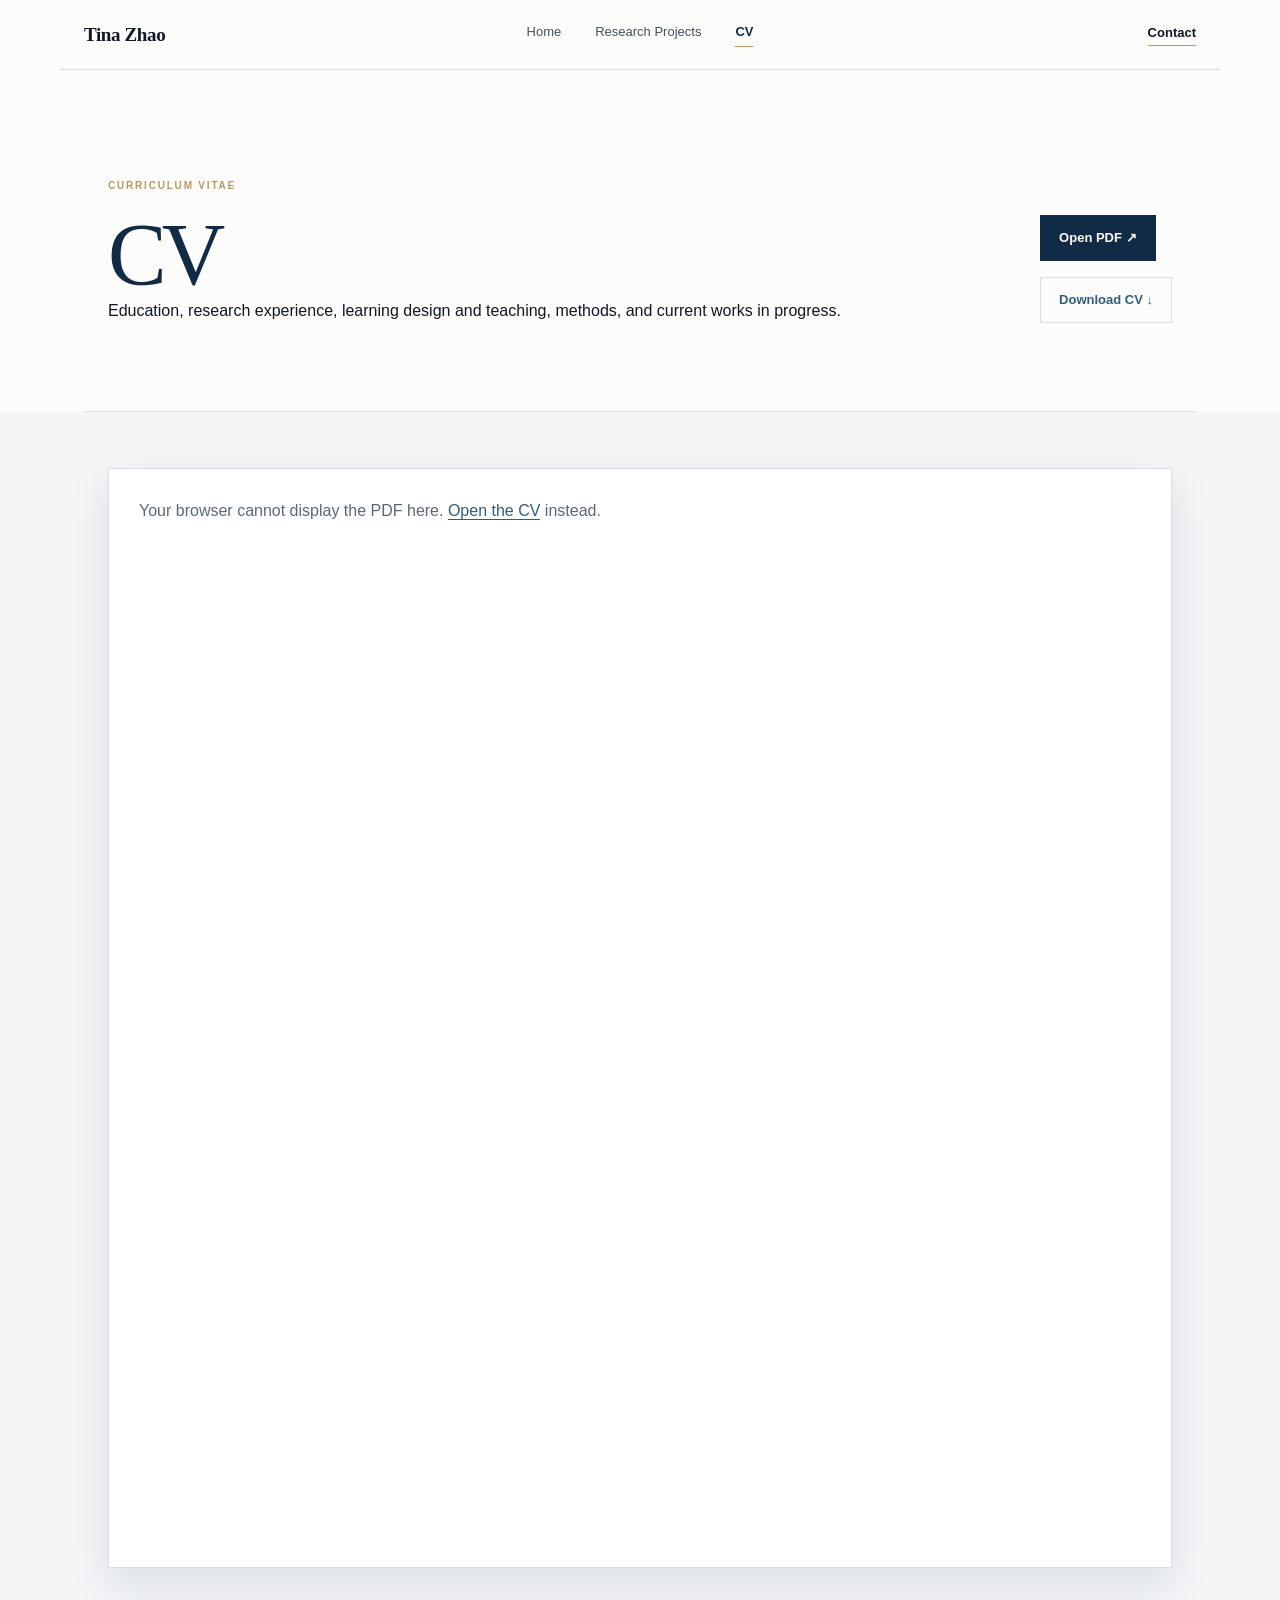
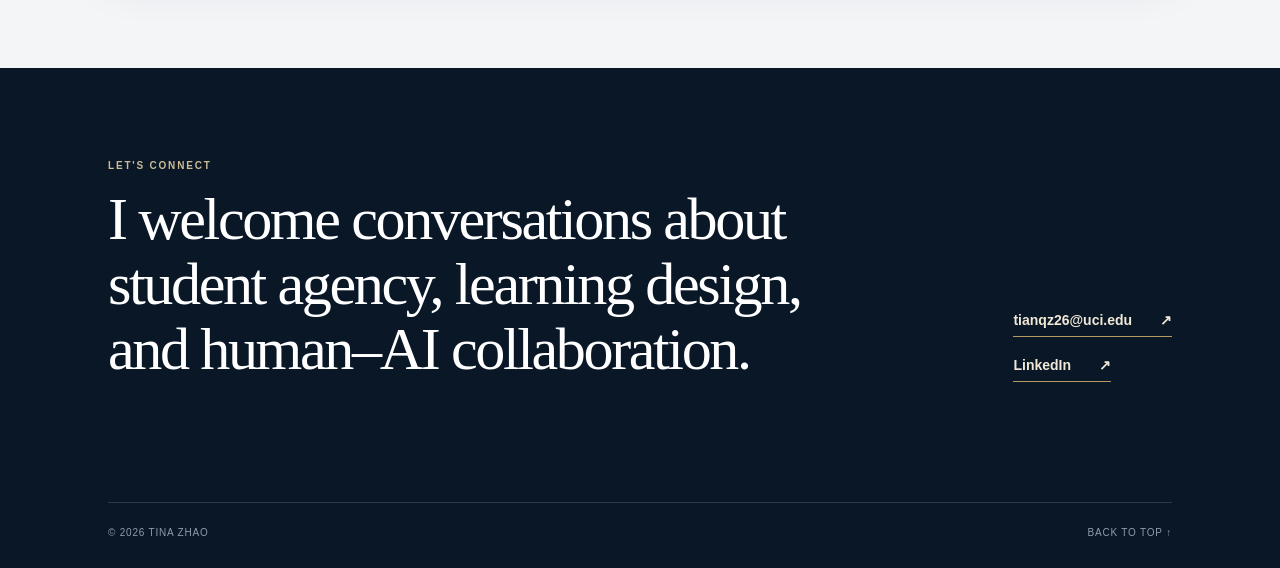
<file: cv/index.html>
<!DOCTYPE html><html lang="en"><head><meta charSet="utf-8"/><meta name="viewport" content="width=device-width, initial-scale=1"/><style>/*! tailwindcss v4.2.1 | MIT License | https://tailwindcss.com */
@layer theme{:root,:host{--font-sans:ui-sans-serif, system-ui, sans-serif, "Apple Color Emoji", "Segoe UI Emoji", "Segoe UI Symbol", "Noto Color Emoji";--font-mono:ui-monospace, SFMono-Regular, Menlo, Monaco, Consolas, "Liberation Mono", "Courier New", monospace;--spacing:.25rem;--default-font-family:var(--font-sans);--default-mono-font-family:var(--font-mono)}}@layer base{*,:after,:before,::backdrop{box-sizing:border-box;border:0 solid;margin:0;padding:0}::file-selector-button{box-sizing:border-box;border:0 solid;margin:0;padding:0}html,:host{-webkit-text-size-adjust:100%;tab-size:4;line-height:1.5;font-family:var(--default-font-family,ui-sans-serif, system-ui, sans-serif, "Apple Color Emoji", "Segoe UI Emoji", "Segoe UI Symbol", "Noto Color Emoji");font-feature-settings:var(--default-font-feature-settings,normal);font-variation-settings:var(--default-font-variation-settings,normal);-webkit-tap-highlight-color:transparent}hr{height:0;color:inherit;border-top-width:1px}abbr:where([title]){-webkit-text-decoration:underline dotted;text-decoration:underline dotted}h1,h2,h3,h4,h5,h6{font-size:inherit;font-weight:inherit}a{color:inherit;-webkit-text-decoration:inherit;-webkit-text-decoration:inherit;-webkit-text-decoration:inherit;-webkit-text-decoration:inherit;text-decoration:inherit}b,strong{font-weight:bolder}code,kbd,samp,pre{font-family:var(--default-mono-font-family,ui-monospace, SFMono-Regular, Menlo, Monaco, Consolas, "Liberation Mono", "Courier New", monospace);font-feature-settings:var(--default-mono-font-feature-settings,normal);font-variation-settings:var(--default-mono-font-variation-settings,normal);font-size:1em}small{font-size:80%}sub,sup{vertical-align:baseline;font-size:75%;line-height:0;position:relative}sub{bottom:-.25em}sup{top:-.5em}table{text-indent:0;border-color:inherit;border-collapse:collapse}:-moz-focusring{outline:auto}progress{vertical-align:baseline}summary{display:list-item}ol,ul,menu{list-style:none}img,svg,video,canvas,audio,iframe,embed,object{vertical-align:middle;display:block}img,video{max-width:100%;height:auto}button,input,select,optgroup,textarea{font:inherit;font-feature-settings:inherit;font-variation-settings:inherit;letter-spacing:inherit;color:inherit;opacity:1;background-color:#0000;border-radius:0}::file-selector-button{font:inherit;font-feature-settings:inherit;font-variation-settings:inherit;letter-spacing:inherit;color:inherit;opacity:1;background-color:#0000;border-radius:0}:where(select:is([multiple],[size])) optgroup{font-weight:bolder}:where(select:is([multiple],[size])) optgroup option{padding-inline-start:20px}::file-selector-button{margin-inline-end:4px}::placeholder{opacity:1}@supports (not ((-webkit-appearance:-apple-pay-button))) or (contain-intrinsic-size:1px){::placeholder{color:currentColor}@supports (color:color-mix(in lab, red, red)){::placeholder{color:color-mix(in oklab, currentcolor 50%, transparent)}}}textarea{resize:vertical}::-webkit-search-decoration{-webkit-appearance:none}::-webkit-date-and-time-value{min-height:1lh;text-align:inherit}::-webkit-datetime-edit{display:inline-flex}::-webkit-datetime-edit-fields-wrapper{padding:0}::-webkit-datetime-edit{padding-block:0}::-webkit-datetime-edit-year-field{padding-block:0}::-webkit-datetime-edit-month-field{padding-block:0}::-webkit-datetime-edit-day-field{padding-block:0}::-webkit-datetime-edit-hour-field{padding-block:0}::-webkit-datetime-edit-minute-field{padding-block:0}::-webkit-datetime-edit-second-field{padding-block:0}::-webkit-datetime-edit-millisecond-field{padding-block:0}::-webkit-datetime-edit-meridiem-field{padding-block:0}::-webkit-calendar-picker-indicator{line-height:1}:-moz-ui-invalid{box-shadow:none}button,input:where([type=button],[type=reset],[type=submit]){appearance:button}::file-selector-button{appearance:button}::-webkit-inner-spin-button{height:auto}::-webkit-outer-spin-button{height:auto}[hidden]:where(:not([hidden=until-found])){display:none!important}}@layer components;@layer utilities{.relative{position:relative}.start{inset-inline-start:var(--spacing)}.table{display:table}}:root{--ink:#101827;--navy:#112a46;--water:#315e7c;--water-pale:#e9f0f5;--silver:#d8dee6;--silver-soft:#f3f5f7;--white:#fcfcfb;--gold:#b79a61;--gold-pale:#eee7d8;--muted:#5d6875;--line:#d9dee5}*{box-sizing:border-box}html{scroll-behavior:smooth}body{background:var(--white);color:var(--ink);-webkit-font-smoothing:antialiased;margin:0;font-family:Arial,Helvetica,sans-serif}a{color:inherit;text-decoration:none}img{width:100%;display:block}h1,h2,h3,p,figure{margin:0}.site-header{border-bottom:1px solid var(--line);z-index:20;-webkit-backdrop-filter:blur(12px);backdrop-filter:blur(12px);background:#fcfcfbf0;grid-template-columns:1fr auto 1fr;align-items:center;max-width:1160px;height:70px;margin:0 auto;padding:0 24px;display:grid;position:sticky;top:0}.site-name{letter-spacing:-.02em;font:600 19px/1 Georgia,serif}nav{color:#46515d;gap:34px;font-size:13px;display:flex}nav a:hover{color:var(--water)}nav a.active{color:var(--navy);font-weight:700}nav a.active:after{content:"";background:var(--gold);height:1px;margin-top:5px;display:block}.header-contact{border-bottom:1px solid var(--gold);justify-self:end;padding-bottom:3px;font-size:13px;font-weight:700}.hero{grid-template-columns:1.3fr .7fr;align-items:center;gap:clamp(60px,9vw,130px);max-width:1112px;min-height:660px;margin:0 auto;padding:86px 24px 96px;display:grid}.current-line{color:var(--water);letter-spacing:.12em;text-transform:uppercase;align-items:center;gap:10px;font-size:11px;font-weight:700;display:flex}.current-line span{background:var(--gold);width:8px;height:8px;box-shadow:0 0 0 5px var(--gold-pale);border-radius:50%}.current-line:hover{color:var(--navy)}h1{letter-spacing:-.055em;color:var(--navy);margin-top:22px;font:500 clamp(58px,7vw,88px)/1 Georgia,Times New Roman,serif}.hero-role{color:var(--water);margin-top:18px;font:400 clamp(18px,1.8vw,23px)/1.4 Georgia,serif}.hero-bio{max-width:650px;color:var(--muted);margin-top:27px;font-size:17px;line-height:1.72}.hero-links{align-items:center;gap:28px;margin-top:34px;font-size:13px;font-weight:700;display:flex}.hero-links a{align-items:center;gap:18px;display:inline-flex}.hero-links .primary-link{background:var(--navy);color:#fff;padding:15px 20px}.hero-photo{justify-self:end;width:min(100%,310px)}.hero-photo img{aspect-ratio:4/5;object-fit:cover;object-position:center 30%;filter:saturate(.72)contrast(1.02);box-shadow:14px 14px 0 var(--silver), 28px 28px 0 var(--gold-pale);border-radius:4px}.hero-photo figcaption{color:#78828d;letter-spacing:.12em;text-align:right;text-transform:uppercase;margin-top:42px;font-size:10px}.section{max-width:1112px;margin:0 auto;padding:96px 24px}.section-label{color:var(--gold);letter-spacing:.18em;text-transform:uppercase;font-size:10px;font-weight:800}.section-label.inverse{color:#cdbb96}.about{border-top:1px solid var(--line);grid-template-columns:140px 1fr;gap:40px;display:grid}.about-body>h2,.section-heading h2,.experience-section>div>h2,.moments-heading h2{letter-spacing:-.035em;color:var(--navy);font:400 clamp(36px,4.2vw,56px)/1.08 Georgia,serif}.about-grid{grid-template-columns:1.12fr .88fr;gap:70px;margin-top:42px;display:grid}.about-text{color:var(--muted);font-size:16px;line-height:1.72}.about-text p+p{margin-top:20px}.keyword-panel{background:var(--silver-soft);border-top:3px solid var(--silver);padding:26px}.keyword-panel>p{color:var(--water);letter-spacing:.15em;font-size:9px;font-weight:800}.keyword-list{flex-wrap:wrap;gap:8px;margin-top:18px;display:flex}.keyword-list span{border:1px solid var(--line);color:#46525f;background:#fff;padding:8px 10px;font-size:12px}.projects-section{background:var(--silver-soft);max-width:none;padding-left:max(24px,50vw - 532px);padding-right:max(24px,50vw - 532px)}.section-heading{grid-template-columns:1.05fr .95fr;align-items:end;gap:70px;display:grid}.section-heading h2{margin-top:13px}.section-heading>p{max-width:500px;color:var(--muted);font-size:15px;line-height:1.65}.project-list{border-top:1px solid #cfd5dc;margin-top:56px}.project{border-bottom:1px solid #cfd5dc;grid-template-columns:48px 1fr auto;align-items:start;gap:30px;padding:34px 0;display:grid}.project-number{color:var(--gold);font:400 18px/1 Georgia,serif}.project-status{color:var(--water);letter-spacing:.14em;font-size:9px;font-weight:800}.project h3{color:var(--navy);margin-top:9px;font:400 clamp(27px,2.8vw,38px)/1.1 Georgia,serif}.project-description{max-width:710px;color:var(--muted);margin-top:14px;font-size:15px;line-height:1.65}.project-meta{color:#78838e;letter-spacing:.04em;margin-top:14px;font-size:11px}.project-link{white-space:nowrap;color:var(--water);border-bottom:1px solid var(--water);margin-top:28px;padding-bottom:4px;font-size:12px;font-weight:700}.project-link.muted{color:#8a939c;border-color:#aeb5bc}.small-links{gap:20px;margin-top:18px;display:flex}.small-links a{color:var(--water);font-size:12px;font-weight:700}.background-section{scroll-margin-top:70px}.timeline{border-top:1px solid var(--line);margin-top:62px}.timeline article{border-bottom:1px solid var(--line);grid-template-columns:26px 165px 1fr;gap:22px;padding:30px 0;display:grid}.timeline-marker{position:relative}.timeline-marker:after{content:"";background:var(--silver);width:1px;position:absolute;top:18px;bottom:-48px;left:5px}.timeline article:last-child .timeline-marker:after{display:none}.timeline-marker span{border:2px solid var(--gold);background:var(--white);border-radius:50%;width:11px;height:11px;display:block}.timeline-period{color:#707b86;letter-spacing:.05em;text-transform:uppercase;font-size:11px}.timeline h3{color:var(--navy);font:400 24px/1.2 Georgia,serif}.current-badge{color:var(--water);background:var(--water-pale);letter-spacing:.12em;vertical-align:middle;margin-left:12px;padding:4px 6px;font:700 8px/1 Arial,sans-serif}.timeline-school{color:var(--water);margin-top:7px;font-size:13px}.timeline-detail{max-width:720px;color:var(--muted);margin-top:11px;font-size:14px;line-height:1.6}.experience-section{border-top:1px solid var(--line);grid-template-columns:.75fr 1.25fr;gap:90px;display:grid}.experience-section>div>h2{margin-top:13px}.compact-list{border-top:1px solid var(--line)}.compact-list article{border-bottom:1px solid var(--line);grid-template-columns:1fr auto;gap:24px;padding:22px 0;display:grid}.compact-list h3{color:var(--navy);font:400 19px/1.3 Georgia,serif}.compact-list p{color:var(--muted);margin-top:5px;font-size:12px;line-height:1.5}.experience-link{color:var(--water);border-bottom:1px solid #b9c8d2;margin-top:6px;font-size:12px;line-height:1.5;display:inline-block}.compact-list article>span{color:#78838e;letter-spacing:.06em;text-transform:uppercase;font-size:10px}.page-hero{border-bottom:1px solid var(--line);max-width:1112px;margin:0 auto;padding:108px 24px 88px}.page-hero h1{margin-top:18px}.page-hero>p:last-child{max-width:720px;color:var(--muted);margin-top:26px;font-size:17px;line-height:1.7}.compact-heading{grid-template-columns:1fr}.research-projects-section{padding-top:82px}.research-project-list{border-top:1px solid var(--line);margin-top:52px}.lab-affiliation{color:var(--navy);border-bottom:1px solid var(--line);align-items:center;gap:20px;padding:18px 0;font:400 18px/1.3 Georgia,serif;display:flex}.lab-affiliation span{color:var(--gold);letter-spacing:.14em;font:800 9px/1.2 Arial,sans-serif}.lab-affiliation.columbia{border-top:1px solid var(--line);margin-top:28px}.lab-affiliation:hover{color:var(--water)}.research-project{border-bottom:1px solid var(--line);grid-template-columns:48px 1fr auto;align-items:start;gap:30px;padding:38px 0;display:grid}.research-number{color:var(--gold);font:400 18px/1 Georgia,serif}.research-copy h3{color:var(--navy);letter-spacing:-.025em;margin-top:9px;font:400 clamp(28px,3vw,40px)/1.08 Georgia,serif}.project-affiliation{color:var(--water);margin-top:9px;font-size:13px;font-weight:700}.research-description{max-width:760px;color:var(--muted);margin-top:16px;font-size:15px;line-height:1.68}.project-contribution{color:#77828d;letter-spacing:.04em;margin-top:14px;font-size:11px;line-height:1.5}.past-section{background:var(--silver-soft)}.past-inner{max-width:1112px}.past-grid{grid-template-columns:1fr 1fr;gap:24px;margin-top:48px;display:grid}.past-grid article{background:var(--white);border-top:3px solid var(--silver);padding:30px}.past-period{color:var(--gold);letter-spacing:.13em;text-transform:uppercase;font-size:9px;font-weight:800}.past-grid h3{color:var(--navy);margin-top:17px;font:400 27px/1.18 Georgia,serif}.past-place{color:var(--water);margin-top:10px;font-size:12px;font-weight:700}.past-description{color:var(--muted);margin-top:18px;font-size:14px;line-height:1.65}.research-hero{padding-top:92px;padding-bottom:68px}.research-hero h1{max-width:820px;font-size:clamp(52px,6.2vw,76px)}.research-hero>p:last-of-type{max-width:790px}.research-keywords{flex-wrap:wrap;gap:8px;margin-top:30px;display:flex}.research-keywords span{border:1px solid var(--line);background:var(--silver-soft);color:#52606d;letter-spacing:.025em;padding:8px 11px;font-size:11px}.research-agenda-section{background:var(--silver-soft);border-top:1px solid var(--line);border-bottom:1px solid var(--line)}.research-agenda-inner{padding-top:76px;padding-bottom:76px}.research-agenda-intro{grid-template-columns:minmax(0,.9fr) minmax(320px,1.1fr);align-items:start;column-gap:clamp(50px,8vw,110px);display:grid}.research-agenda-intro .section-label{grid-column:1/-1;margin-bottom:18px}.research-agenda-intro h2{color:var(--navy);letter-spacing:-.035em;font:400 clamp(34px,4.2vw,52px)/1.08 Georgia,serif}.research-agenda-intro>p:last-child{max-width:590px;color:var(--muted);font-size:15px;line-height:1.75}.agency-moments{border-top:1px solid var(--line);border-bottom:1px solid var(--line);grid-template-columns:repeat(3,1fr);margin-top:48px;display:grid}.agency-moments article{padding:28px 28px 30px 0}.agency-moments article+article{border-left:1px solid var(--line);padding-left:28px}.agency-moments span{color:var(--gold);font:400 17px/1 Georgia,serif}.agency-moments h3{color:var(--navy);margin-top:15px;font:400 24px/1.15 Georgia,serif}.agency-moments p{color:var(--muted);margin-top:12px;font-size:13px;line-height:1.65}.research-approach{grid-template-columns:repeat(3,1fr);gap:28px;margin-top:28px;display:grid}.research-approach p{color:#66727e;font-size:12px;line-height:1.6}.research-approach strong{color:var(--water);font-weight:800}.long-term-goal{border-top:1px solid var(--line);max-width:850px;color:var(--navy);letter-spacing:-.012em;margin-top:38px;padding-top:28px;font:400 clamp(20px,2.4vw,27px)/1.45 Georgia,serif}.news-section{border-top:1px solid var(--line)}.news-item{margin-top:26px}.news-item+.news-item{border-top:1px solid var(--line);margin-top:36px;padding-top:30px}.news-summary a{color:var(--water);text-underline-offset:3px;text-decoration:underline}.news-date{color:var(--muted);letter-spacing:.12em;font-size:10px}.news-item h2{color:var(--navy);margin:12px 0 18px;font:400 clamp(28px,3.4vw,40px)/1.15 Georgia,serif}.news-summary{max-width:850px;color:var(--muted);font-size:15px;line-height:1.8}.news-photos{grid-template-columns:repeat(3,minmax(0,1fr));gap:16px;margin-top:24px;display:grid}.news-photos img{aspect-ratio:16/9;object-fit:cover;border-radius:4px;width:100%;height:auto;display:block}@media (width<=650px){.news-photos{grid-template-columns:1fr}}.research-showcase{padding-top:78px}.research-section-heading{justify-content:space-between;align-items:end;gap:36px;display:flex}.research-section-heading h2{color:var(--navy);letter-spacing:-.035em;margin-top:12px;font:400 clamp(34px,4.2vw,52px)/1.08 Georgia,serif}.research-affiliation-link{border-bottom:1px solid var(--gold);color:var(--water);flex:none;padding-bottom:5px;font-size:12px;font-weight:700}.project-showcase-list{border-top:1px solid var(--line);margin-top:50px}.project-showcase{border-bottom:1px solid var(--line);grid-template-columns:minmax(320px,.92fr) minmax(0,1.08fr);align-items:center;gap:clamp(38px,6vw,72px);padding:54px 0;display:grid}.project-showcase:nth-child(2n) .project-visual{order:2}.project-visual a{background:var(--silver-soft);display:block;overflow:hidden}.project-visual img{aspect-ratio:4/3;object-fit:cover;transition:transform .45s}.project-visual a:hover img{transform:scale(1.018)}.project-visual figcaption{color:#818a94;letter-spacing:.08em;text-transform:uppercase;margin-top:11px;font-size:9px}.project-title-row{align-items:center;gap:14px;display:flex}.project-title-row>span{color:var(--gold);font:400 18px/1 Georgia,serif}.project-showcase-copy h3{color:var(--navy);letter-spacing:-.03em;margin-top:15px;font:400 clamp(31px,3.4vw,45px)/1.08 Georgia,serif}.project-summary,.project-role{color:var(--muted);margin-top:18px;font-size:14px;line-height:1.72}.project-role{margin-top:13px}.project-role strong{color:var(--ink);font-weight:700}.project-meta-line{color:#74808b;letter-spacing:.055em;text-transform:uppercase;margin-top:17px;font-size:10px;line-height:1.5}.project-actions{flex-wrap:wrap;gap:10px 22px;margin-top:24px;display:flex}.project-actions a,.case-study-overview a,.text-link{color:var(--water);border-bottom:1px solid #aabdc9;padding-bottom:4px;font-size:12px;font-weight:700}.previous-projects-section{background:var(--silver-soft)}.previous-projects-inner{max-width:1160px}.human-ai-case-study{background:var(--white);border-top:3px solid var(--silver);margin-top:50px;padding:clamp(30px,5vw,58px);box-shadow:0 16px 42px #112a4612}.case-study-intro{grid-template-columns:.9fr 1.1fr;gap:clamp(36px,6vw,72px);display:grid}.case-study-heading h3,.tef-copy h3{color:var(--navy);letter-spacing:-.035em;margin-top:14px;font:400 clamp(32px,4vw,49px)/1.08 Georgia,serif}.case-study-overview>p{color:var(--muted);font-size:15px;line-height:1.75}.case-study-overview>a{margin-top:22px;display:inline-block}.study-metrics{border-top:1px solid var(--line);border-bottom:1px solid var(--line);grid-template-columns:repeat(4,1fr);margin-top:46px;padding:26px 0;display:grid}.study-metrics div{border-left:1px solid var(--line);padding:0 22px}.study-metrics div:first-child{border-left:0;padding-left:0}.study-metrics strong{color:var(--navy);font:400 32px/1 Georgia,serif;display:block}.study-metrics span{color:#77828d;text-transform:uppercase;letter-spacing:.07em;margin-top:8px;font-size:10px;line-height:1.4;display:block}.methodology-block{grid-template-columns:.72fr 1.28fr;gap:clamp(42px,7vw,86px);padding:58px 0 10px;display:grid}.methodology-heading h4,.case-study-output h4{color:var(--navy);letter-spacing:-.02em;margin-top:12px;font:400 29px/1.16 Georgia,serif}.methodology-heading>p:last-child,.case-study-output>p:not(.section-label){color:var(--muted);margin-top:17px;font-size:14px;line-height:1.7}.methodology-steps{border-top:1px solid var(--line);margin:0;padding:0;list-style:none}.methodology-steps li{border-bottom:1px solid var(--line);grid-template-columns:32px 1fr;gap:17px;padding:21px 0;display:grid}.methodology-steps li>span{color:var(--gold);font:400 15px/1.4 Georgia,serif}.methodology-steps h5{color:var(--navy);font:400 18px/1.25 Georgia,serif}.methodology-steps p{color:var(--muted);margin-top:7px;font-size:13px;line-height:1.65}.case-study-figure-row{border-top:1px solid var(--line);grid-template-columns:1.25fr .75fr;align-items:center;gap:clamp(34px,5vw,62px);margin-top:52px;padding-top:46px;display:grid}.codebook-figure{min-width:0}.codebook-figure img{border:1px solid var(--line);background:#fff}.codebook-figure figcaption{color:#78838e;max-width:680px;margin-top:12px;font-size:10px;line-height:1.55}.proposal-note{border-top:1px solid var(--line);padding-top:16px}.research-acceptance{border:1px solid var(--line);background:var(--silver-soft);color:var(--water);border-radius:4px;margin-top:18px;padding:10px 14px;font-size:12px;font-weight:700;line-height:1.5;display:inline-block}.tef-case-study{background:var(--white);border-top:3px solid var(--gold-pale);margin-top:34px;padding:clamp(28px,4.5vw,50px);box-shadow:0 16px 42px #112a460d}.tef-case-intro{grid-template-columns:.9fr 1.1fr;align-items:center;gap:clamp(36px,6vw,72px);display:grid}.tef-visual{min-width:0}.tef-visual a{display:block;overflow:hidden}.tef-visual img{aspect-ratio:4/4.5;object-fit:cover;min-height:400px}.tef-visual figcaption{color:#8a929b;margin-top:10px;font-size:9px;line-height:1.45}.tef-copy h3{font-size:clamp(31px,3.8vw,45px)}.tef-copy>p:not(.project-status):not(.project-affiliation){color:var(--muted);margin-top:17px;font-size:14px;line-height:1.7}.tef-copy .text-link{margin-top:23px;display:inline-block}.tef-metrics strong{font-size:30px}.tef-metrics div:nth-child(3) strong{font-size:20px;line-height:1.2}.tef-methodology{padding-bottom:48px}.tef-results{border-top:1px solid var(--line);grid-template-columns:1fr 1fr;gap:clamp(36px,6vw,72px);padding-top:42px;display:grid}.tef-results h4{color:var(--navy);letter-spacing:-.02em;margin-top:12px;font:400 27px/1.18 Georgia,serif}.tef-results>div>p:last-child{color:var(--muted);margin-top:15px;font-size:14px;line-height:1.7}.cv-hero{grid-template-columns:1fr auto;align-items:end;column-gap:60px;display:grid}.cv-hero .section-label,.cv-hero h1,.cv-hero>p{grid-column:1}.cv-actions{flex-direction:column;grid-area:1/2/5;align-items:flex-start;gap:16px;display:flex}.cv-actions a{min-height:46px;color:var(--water);border:1px solid var(--silver);align-items:center;padding:0 18px;font-size:13px;font-weight:700;display:inline-flex}.cv-actions .primary-link{background:var(--navy);border-color:var(--navy);color:#fff}.cv-viewer-section{background:var(--silver-soft);padding:56px max(24px,50vw - 532px) 100px}.cv-viewer{border:1px solid var(--line);background:#fff;width:100%;height:min(1100px,125vw);min-height:720px;display:block;box-shadow:0 16px 40px #112a461a}.cv-viewer p{color:var(--muted);padding:30px}.cv-viewer p a{color:var(--water);border-bottom:1px solid}.moments-section{background:var(--navy);color:#fff}.moments-heading{padding-bottom:50px}.moments-heading h2{color:#fff;max-width:820px;margin-top:13px}.moments-grid{background:#fff3;grid-template-columns:1fr 1fr;gap:1px;display:grid}.moments-grid figure{background:var(--navy)}.moments-grid img{aspect-ratio:16/10;object-fit:cover;filter:saturate(.82)}.moments-grid figcaption{color:#c8d0d8;min-height:116px;padding:24px max(24px,50vw - 532px);font-size:13px;line-height:1.6}.moments-grid figure:first-child figcaption{padding-right:28px}.moments-grid figure:last-child figcaption{padding-left:28px;padding-right:max(24px,50vw - 532px)}.moments-grid figcaption span{color:#dbcba9;letter-spacing:.14em;margin-bottom:7px;font-size:9px;font-weight:800;display:block}footer{color:#fff;background:#091727;grid-template-columns:1fr auto;align-items:end;gap:60px;padding:90px max(24px,50vw - 532px) 28px;display:grid}footer h2{letter-spacing:-.04em;max-width:760px;margin-top:14px;font:400 clamp(34px,4.7vw,61px)/1.08 Georgia,serif}.footer-actions{flex-direction:column;align-items:flex-start;gap:18px;display:flex}.footer-actions a{border-bottom:1px solid var(--gold);color:#f1e8d6;padding-bottom:5px;font-size:14px;font-weight:700}.footer-actions a span{margin-left:24px}.footer-bottom{color:#8f9dac;letter-spacing:.08em;text-transform:uppercase;border-top:1px solid #ffffff26;grid-column:1/-1;justify-content:space-between;margin-top:60px;padding-top:22px;font-size:10px;display:flex}@media (width<=850px){.site-header{grid-template-columns:1fr auto;row-gap:12px;height:auto;min-height:70px;padding-top:15px;padding-bottom:12px}nav{grid-area:2/1/auto/-1;gap:24px;padding-bottom:2px;display:flex;overflow-x:auto}.hero{grid-template-columns:1fr;min-height:auto}.hero-photo{justify-self:start;width:min(76vw,320px);margin-top:20px}.about{grid-template-columns:1fr;gap:20px}.about-grid,.section-heading,.experience-section{grid-template-columns:1fr;gap:34px}.project{grid-template-columns:36px 1fr}.project-link{grid-column:2;justify-self:start;margin-top:0}.research-project{grid-template-columns:36px 1fr}.research-project .project-link{grid-column:2}.past-grid{grid-template-columns:1fr}.research-agenda-intro{grid-template-columns:1fr;gap:20px}.agency-moments{grid-template-columns:1fr}.agency-moments article{padding:26px 0}.agency-moments article+article{border-top:1px solid var(--line);border-left:0;padding-left:0}.research-approach{grid-template-columns:1fr;gap:14px}.project-showcase,.case-study-intro,.methodology-block,.case-study-figure-row,.tef-case-intro,.tef-results{grid-template-columns:1fr}.project-showcase:nth-child(2n) .project-visual{order:0}.project-showcase{gap:30px}.study-metrics{grid-template-columns:repeat(2,1fr);row-gap:24px}.study-metrics div:nth-child(3){border-left:0;padding-left:0}.case-study-output{max-width:660px}.tef-visual img{aspect-ratio:16/10;min-height:330px}.cv-hero{grid-template-columns:1fr}.cv-actions{flex-direction:row;grid-area:auto/1;margin-top:28px}.moments-grid{grid-template-columns:1fr}.moments-grid figure:first-child figcaption,.moments-grid figure:last-child figcaption{padding:24px}}@media (width<=590px){.site-header{height:auto;padding:14px 18px 11px}nav{gap:18px;font-size:12px}.hero,.section{padding-left:20px;padding-right:20px}.hero{padding-top:62px;padding-bottom:82px}h1{font-size:58px}.hero-role{font-size:19px}.hero-links{flex-direction:column;align-items:flex-start}.about-grid{gap:30px}.project,.research-project{grid-template-columns:28px 1fr;gap:16px}.lab-affiliation{flex-direction:column;align-items:flex-start;gap:7px}.project h3{font-size:28px}.research-copy h3{font-size:29px}.small-links{flex-direction:column;gap:9px}.timeline article{grid-template-columns:18px 1fr;gap:14px}.timeline-period,.timeline article>div:last-child{grid-column:2}.compact-list article{grid-template-columns:1fr;gap:10px}.page-hero{padding:76px 20px 62px}.page-hero h1{font-size:54px}.research-hero h1{font-size:48px}.research-section-heading{flex-direction:column;align-items:flex-start}.research-agenda-inner{padding-top:62px;padding-bottom:62px}.research-showcase{padding-top:66px}.project-showcase{padding:42px 0}.project-title-row{align-items:flex-start}.project-showcase-copy h3{font-size:34px}.human-ai-case-study{padding:26px 20px}.case-study-heading h3,.tef-copy h3{font-size:34px}.study-metrics{column-gap:0}.study-metrics div{padding:0 12px}.study-metrics strong{font-size:27px}.methodology-block{padding-top:46px}.case-study-figure-row{margin-top:42px;padding-top:38px}.tef-case-study{padding:24px 20px}.tef-visual img{min-height:240px}.cv-actions{flex-direction:column}.cv-viewer-section{padding-left:12px;padding-right:12px}.cv-viewer{height:145vw;min-height:600px}footer{grid-template-columns:1fr;padding-left:20px;padding-right:20px}.footer-actions{justify-self:start}}@media (prefers-reduced-motion:reduce){html{scroll-behavior:auto}}
</style><title>CV — Tina Zhao</title><meta name="description" content="Curriculum vitae for Tina Zhao, AI education researcher and learning designer."/><meta property="og:title" content="Tina Zhao — Learning, Agency &amp; Human–AI Collaboration"/><meta property="og:description" content="Research on student agency and self-regulated learning in AI-supported K–12 STEM and computing."/><meta property="og:type" content="website"/><meta property="og:image" content="https://tianqizhaotina.github.io/og-ai-education.png"/><meta property="og:image:width" content="1200"/><meta property="og:image:height" content="630"/><meta property="og:image:alt" content="Tina Zhao — Learning, Agency &amp; Human–AI Collaboration"/><meta name="twitter:card" content="summary_large_image"/><meta name="twitter:title" content="Tina Zhao — Learning, Agency &amp; Human–AI Collaboration"/><meta name="twitter:description" content="Research on student agency and self-regulated learning in AI-supported K–12 STEM and computing."/><meta name="twitter:image" content="https://tianqizhaotina.github.io/og-ai-education.png"/>
</head><body><main id="top"><header class="site-header"><a class="site-name" href="/">Tina Zhao</a><nav aria-label="Main navigation"><a class="" href="/">Home</a><a class="" href="/research">Research Projects</a><a class="active" href="/cv">CV</a></nav><a class="header-contact" href="#contact">Contact</a></header><section class="page-hero cv-hero"><p class="section-label">CURRICULUM VITAE</p><h1>CV</h1><p>Education, research experience, learning design and teaching, methods, and current works in progress.</p><div class="cv-actions"><a class="primary-link" href="/cv/Tina_Zhao_CV.pdf?v=20261115-checked" target="_blank" rel="noreferrer">Open PDF ↗</a><a href="/cv/Tina_Zhao_CV.pdf?v=20261115-checked" download="">Download CV ↓</a></div></section><section class="cv-viewer-section"><object class="cv-viewer" data="/cv/Tina_Zhao_CV.pdf?v=20261115-checked" type="application/pdf" aria-label="Tina Zhao curriculum vitae"><p>Your browser cannot display the PDF here. <a href="/cv/Tina_Zhao_CV.pdf?v=20261115-checked">Open the CV</a> instead.</p></object></section><footer id="contact"><div><p class="section-label inverse">LET&#x27;S CONNECT</p><h2>I welcome conversations about student agency, learning design, and human–AI collaboration.</h2></div><div class="footer-actions"><a href="mailto:tianqz26@uci.edu?subject=For%20Tina%20Zhao" aria-label="Email Tina Zhao at tianqz26@uci.edu">tianqz26@uci.edu <span>↗</span></a><a href="https://www.linkedin.com/in/tina-zhao-0961a125a/" target="_blank" rel="noreferrer" aria-label="Tina Zhao on LinkedIn">LinkedIn <span>↗</span></a></div><div class="footer-bottom"><span>© <!-- -->2026<!-- --> Tina Zhao</span><a href="#top">Back to top ↑</a></div></footer></main></body></html>
</file>
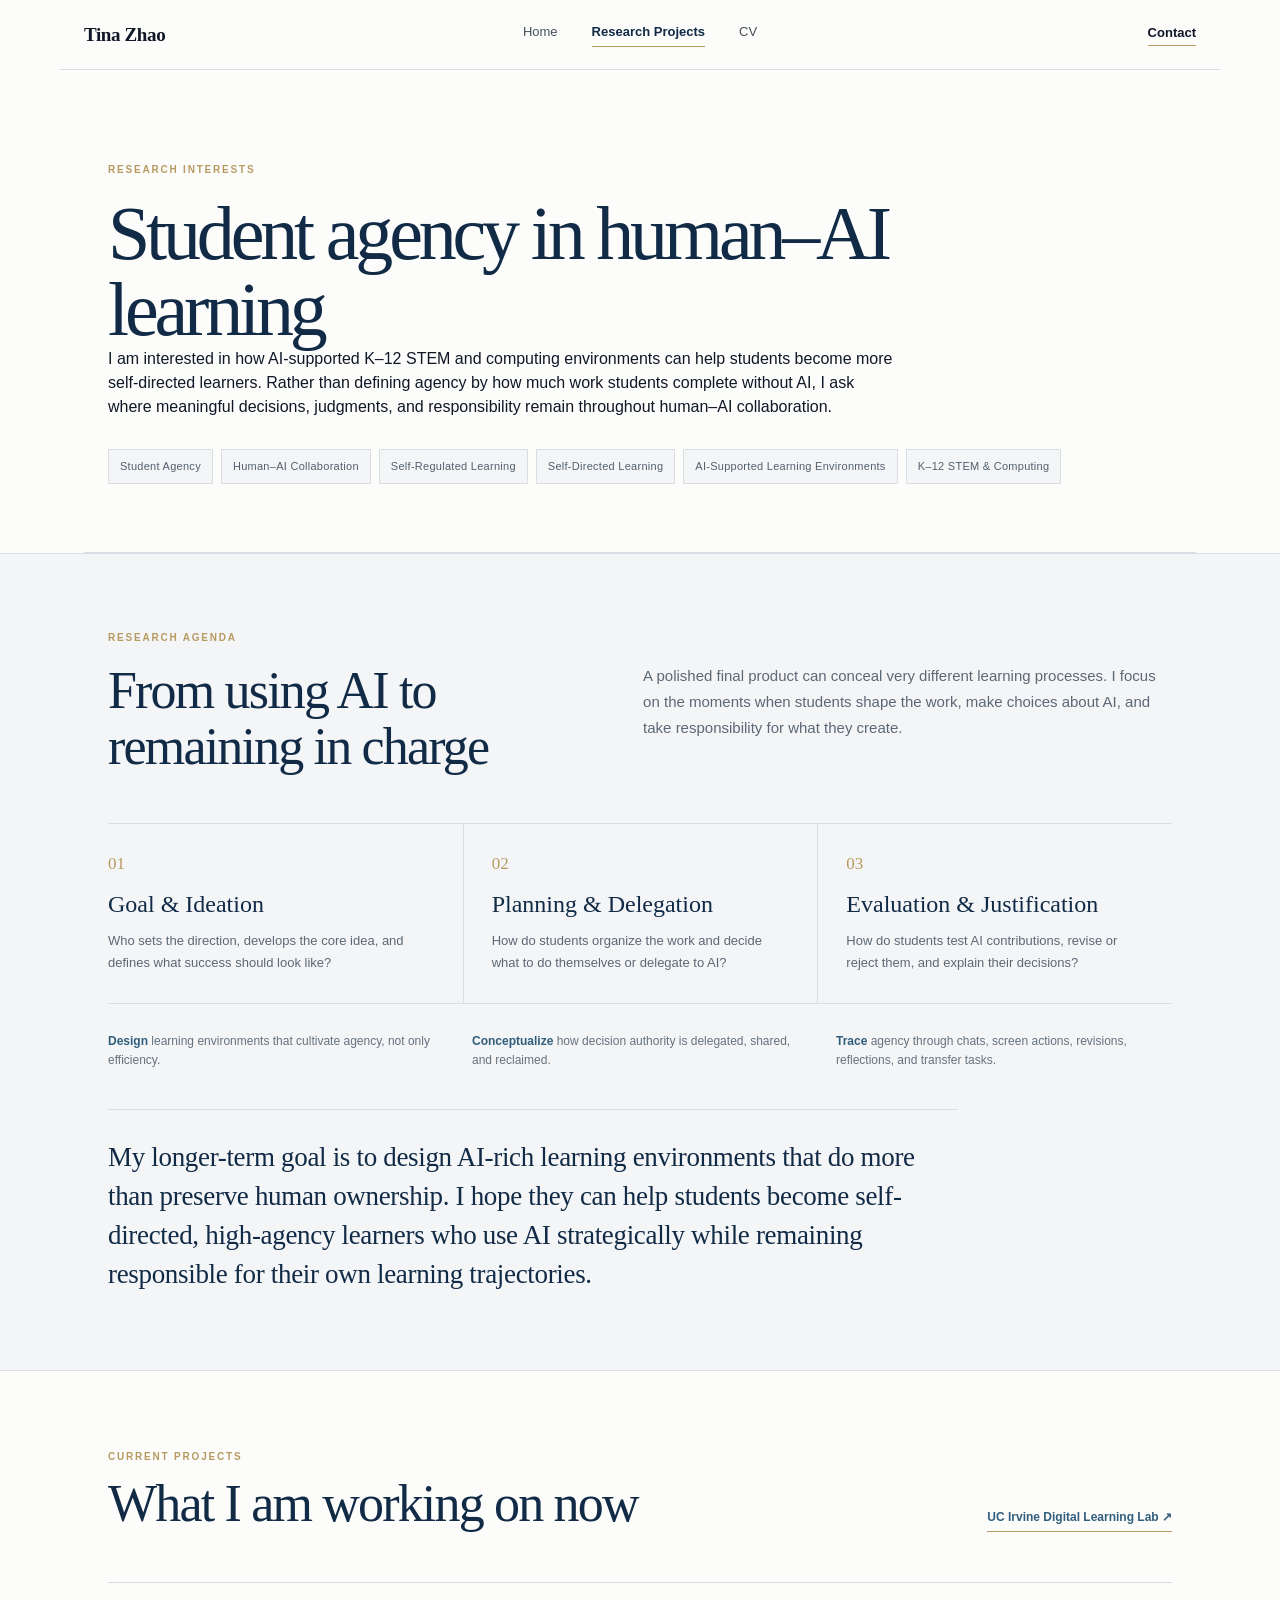
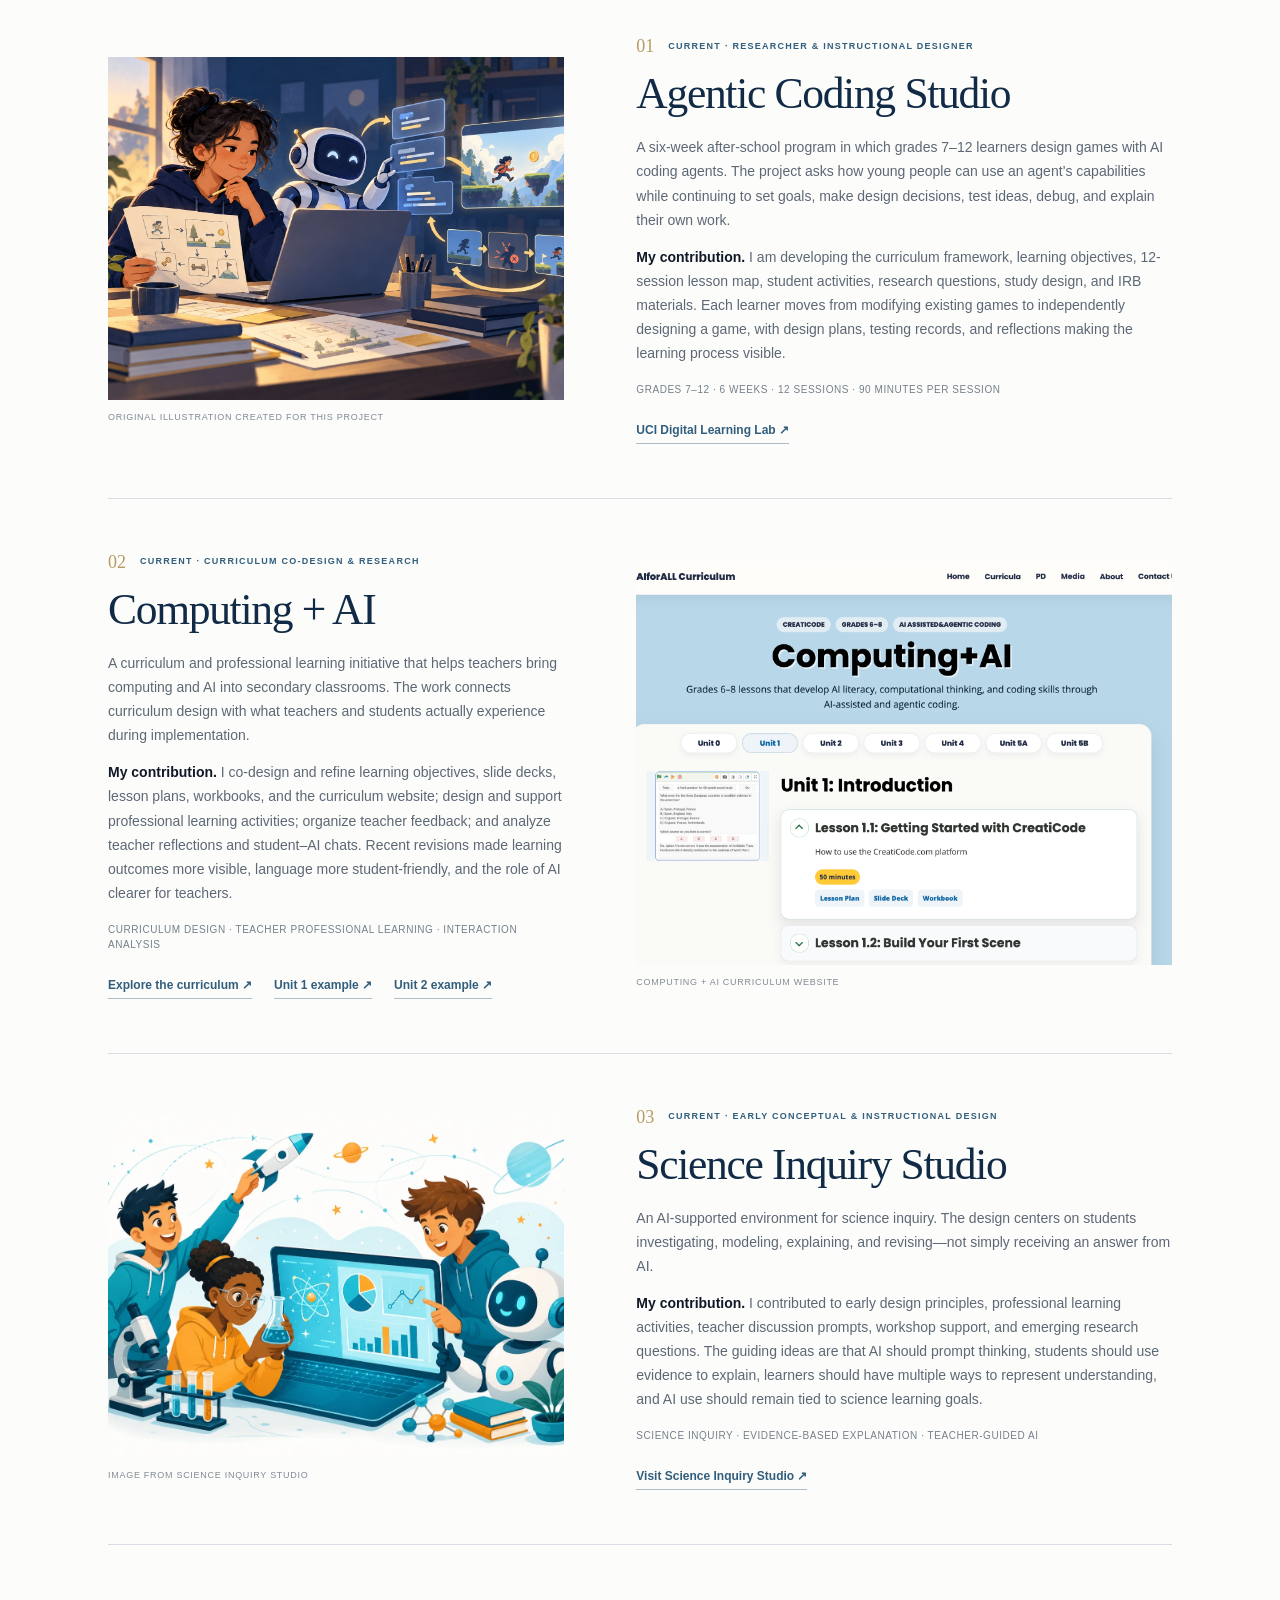
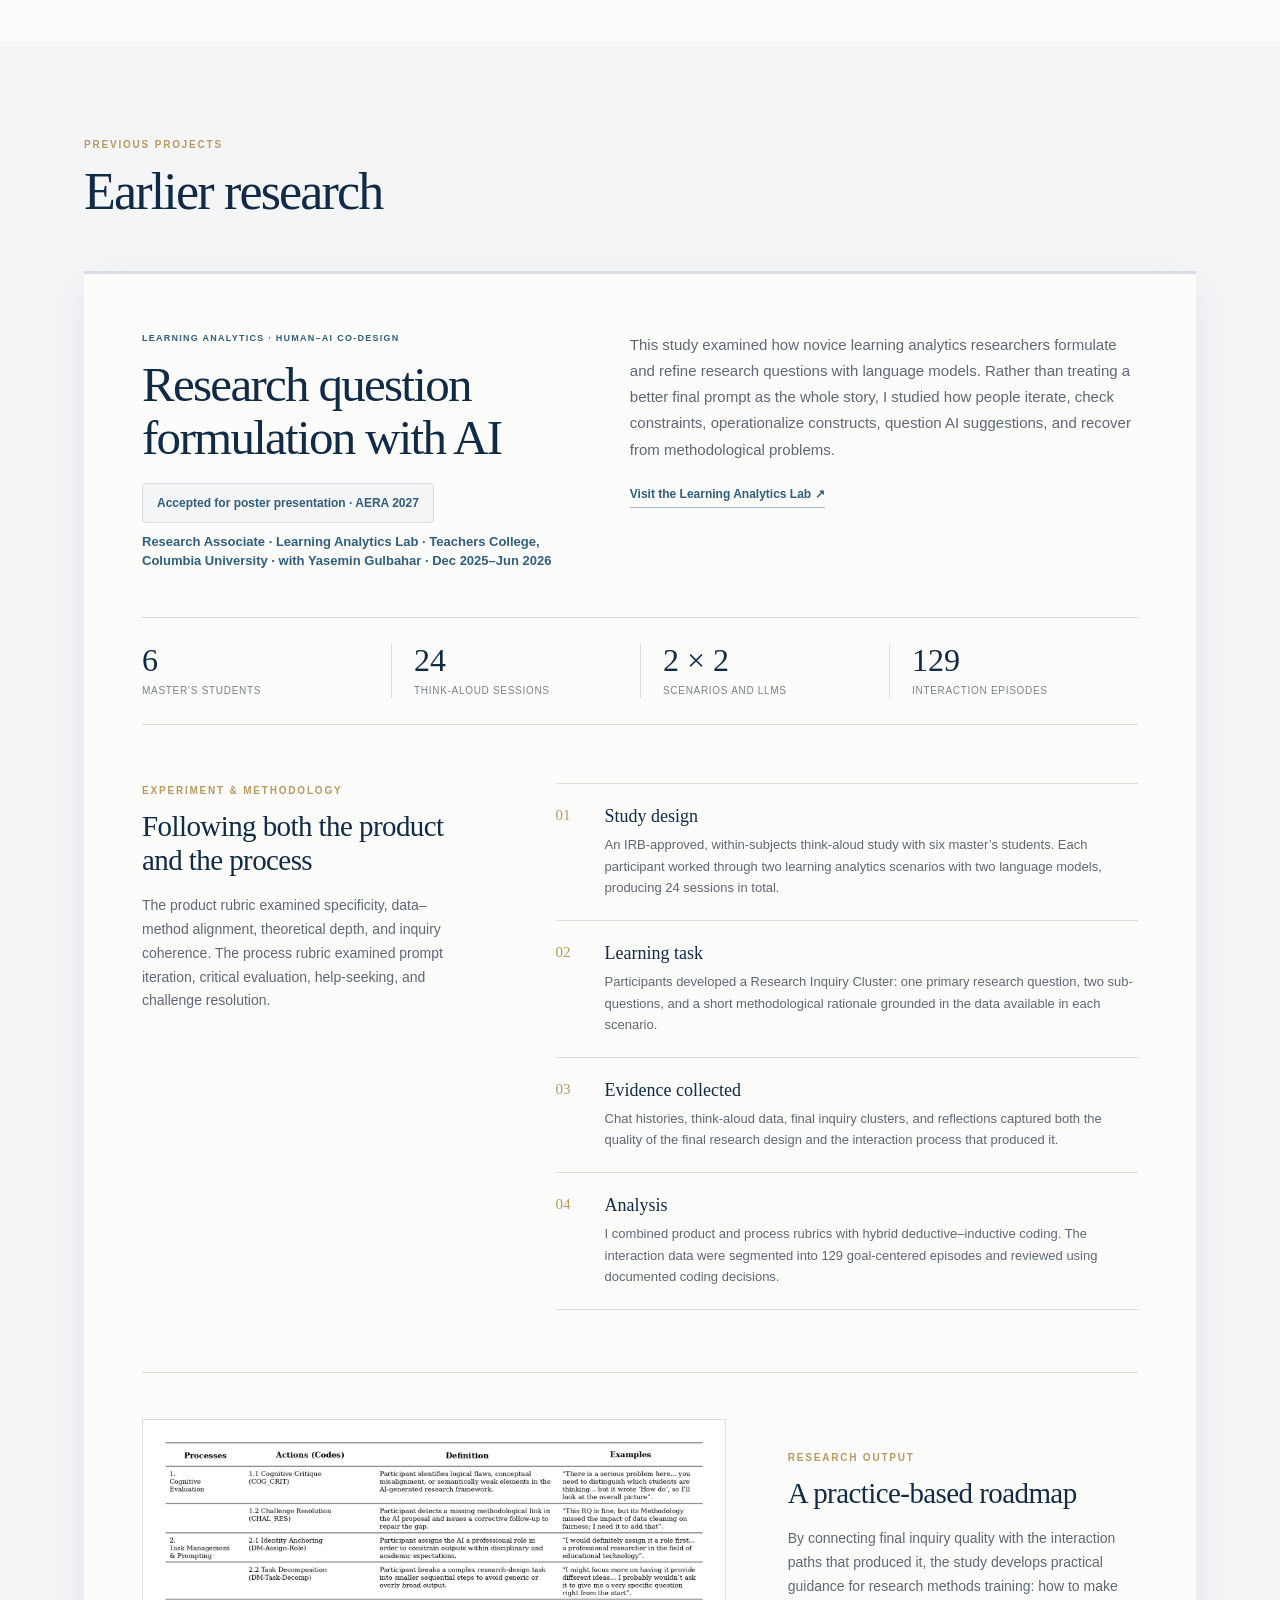
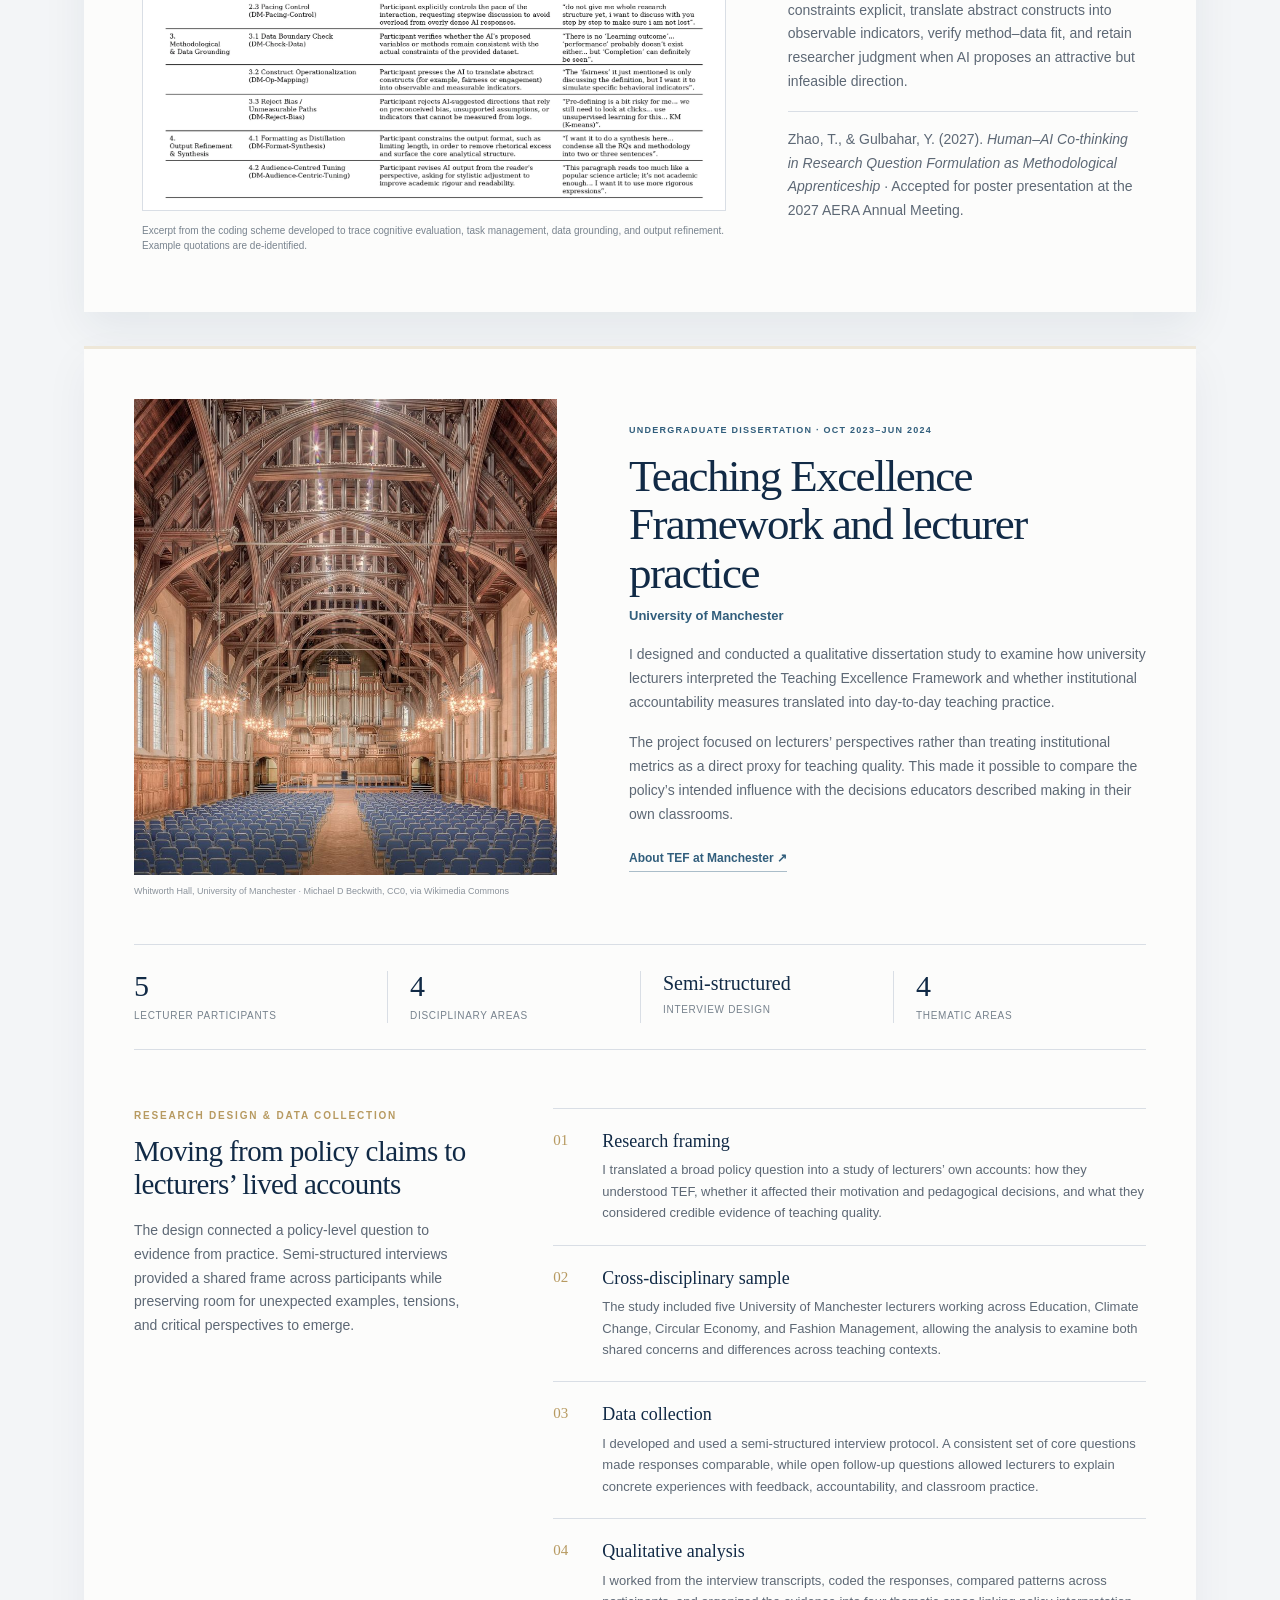
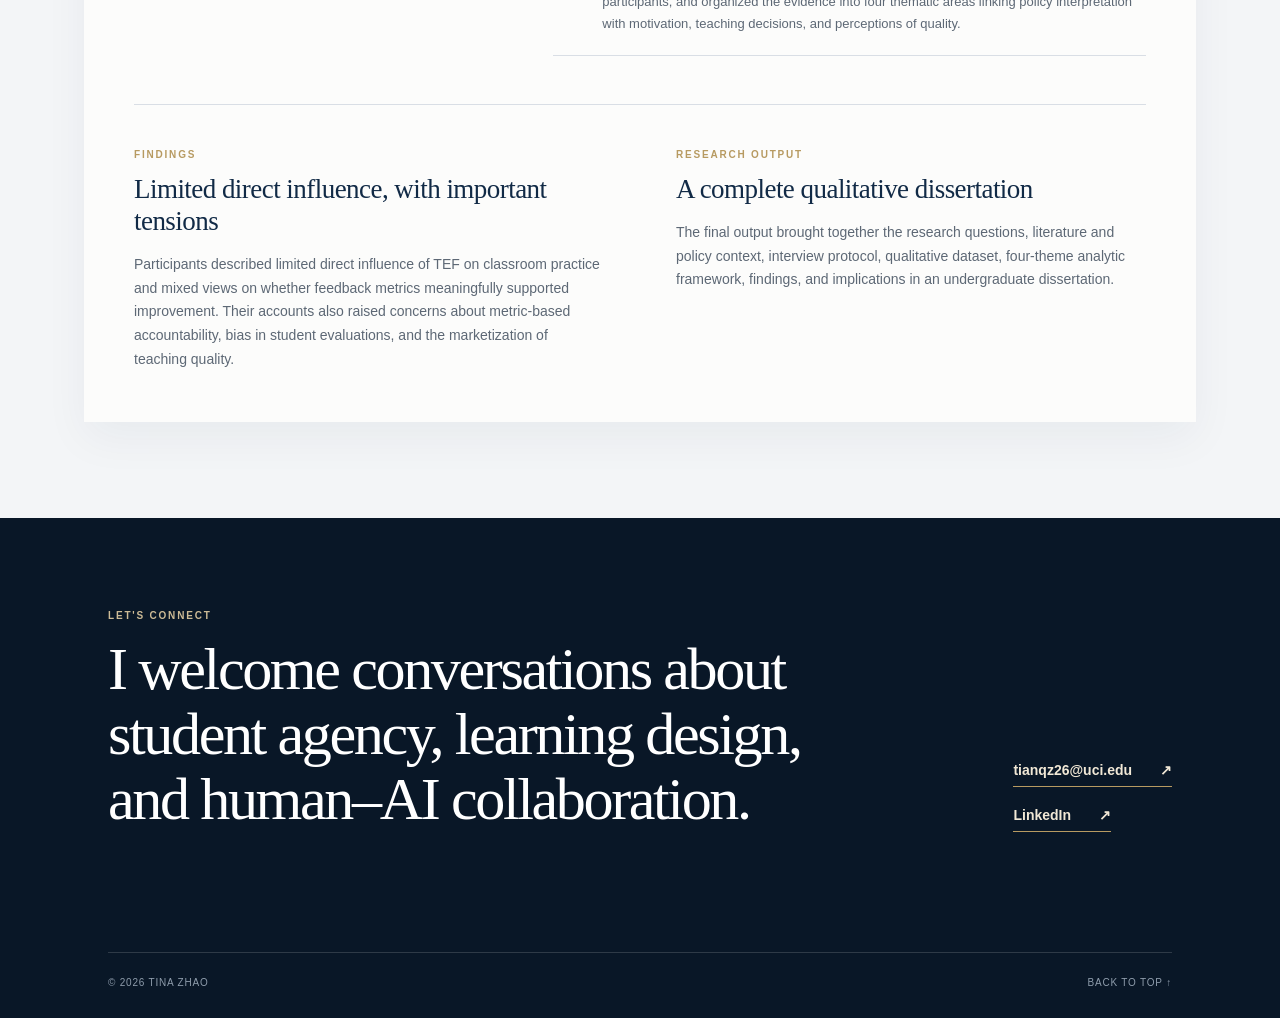
<file: research/index.html>
<!DOCTYPE html><html lang="en"><head><meta charSet="utf-8"/><meta name="viewport" content="width=device-width, initial-scale=1"/><link rel="preload" href="/research/agentic-coding-studio.jpg" as="image"/><link rel="preload" href="/research/computing-ai-curriculum-page.png" as="image"/><link rel="preload" href="/research/science-inquiry-studio.webp" as="image"/><link rel="preload" href="/research/human-ai-codebook.webp" as="image"/><link rel="preload" href="/research/manchester-whitworth-hall.jpg" as="image"/><style>/*! tailwindcss v4.2.1 | MIT License | https://tailwindcss.com */
@layer theme{:root,:host{--font-sans:ui-sans-serif, system-ui, sans-serif, "Apple Color Emoji", "Segoe UI Emoji", "Segoe UI Symbol", "Noto Color Emoji";--font-mono:ui-monospace, SFMono-Regular, Menlo, Monaco, Consolas, "Liberation Mono", "Courier New", monospace;--spacing:.25rem;--default-font-family:var(--font-sans);--default-mono-font-family:var(--font-mono)}}@layer base{*,:after,:before,::backdrop{box-sizing:border-box;border:0 solid;margin:0;padding:0}::file-selector-button{box-sizing:border-box;border:0 solid;margin:0;padding:0}html,:host{-webkit-text-size-adjust:100%;tab-size:4;line-height:1.5;font-family:var(--default-font-family,ui-sans-serif, system-ui, sans-serif, "Apple Color Emoji", "Segoe UI Emoji", "Segoe UI Symbol", "Noto Color Emoji");font-feature-settings:var(--default-font-feature-settings,normal);font-variation-settings:var(--default-font-variation-settings,normal);-webkit-tap-highlight-color:transparent}hr{height:0;color:inherit;border-top-width:1px}abbr:where([title]){-webkit-text-decoration:underline dotted;text-decoration:underline dotted}h1,h2,h3,h4,h5,h6{font-size:inherit;font-weight:inherit}a{color:inherit;-webkit-text-decoration:inherit;-webkit-text-decoration:inherit;-webkit-text-decoration:inherit;-webkit-text-decoration:inherit;text-decoration:inherit}b,strong{font-weight:bolder}code,kbd,samp,pre{font-family:var(--default-mono-font-family,ui-monospace, SFMono-Regular, Menlo, Monaco, Consolas, "Liberation Mono", "Courier New", monospace);font-feature-settings:var(--default-mono-font-feature-settings,normal);font-variation-settings:var(--default-mono-font-variation-settings,normal);font-size:1em}small{font-size:80%}sub,sup{vertical-align:baseline;font-size:75%;line-height:0;position:relative}sub{bottom:-.25em}sup{top:-.5em}table{text-indent:0;border-color:inherit;border-collapse:collapse}:-moz-focusring{outline:auto}progress{vertical-align:baseline}summary{display:list-item}ol,ul,menu{list-style:none}img,svg,video,canvas,audio,iframe,embed,object{vertical-align:middle;display:block}img,video{max-width:100%;height:auto}button,input,select,optgroup,textarea{font:inherit;font-feature-settings:inherit;font-variation-settings:inherit;letter-spacing:inherit;color:inherit;opacity:1;background-color:#0000;border-radius:0}::file-selector-button{font:inherit;font-feature-settings:inherit;font-variation-settings:inherit;letter-spacing:inherit;color:inherit;opacity:1;background-color:#0000;border-radius:0}:where(select:is([multiple],[size])) optgroup{font-weight:bolder}:where(select:is([multiple],[size])) optgroup option{padding-inline-start:20px}::file-selector-button{margin-inline-end:4px}::placeholder{opacity:1}@supports (not ((-webkit-appearance:-apple-pay-button))) or (contain-intrinsic-size:1px){::placeholder{color:currentColor}@supports (color:color-mix(in lab, red, red)){::placeholder{color:color-mix(in oklab, currentcolor 50%, transparent)}}}textarea{resize:vertical}::-webkit-search-decoration{-webkit-appearance:none}::-webkit-date-and-time-value{min-height:1lh;text-align:inherit}::-webkit-datetime-edit{display:inline-flex}::-webkit-datetime-edit-fields-wrapper{padding:0}::-webkit-datetime-edit{padding-block:0}::-webkit-datetime-edit-year-field{padding-block:0}::-webkit-datetime-edit-month-field{padding-block:0}::-webkit-datetime-edit-day-field{padding-block:0}::-webkit-datetime-edit-hour-field{padding-block:0}::-webkit-datetime-edit-minute-field{padding-block:0}::-webkit-datetime-edit-second-field{padding-block:0}::-webkit-datetime-edit-millisecond-field{padding-block:0}::-webkit-datetime-edit-meridiem-field{padding-block:0}::-webkit-calendar-picker-indicator{line-height:1}:-moz-ui-invalid{box-shadow:none}button,input:where([type=button],[type=reset],[type=submit]){appearance:button}::file-selector-button{appearance:button}::-webkit-inner-spin-button{height:auto}::-webkit-outer-spin-button{height:auto}[hidden]:where(:not([hidden=until-found])){display:none!important}}@layer components;@layer utilities{.relative{position:relative}.start{inset-inline-start:var(--spacing)}.table{display:table}}:root{--ink:#101827;--navy:#112a46;--water:#315e7c;--water-pale:#e9f0f5;--silver:#d8dee6;--silver-soft:#f3f5f7;--white:#fcfcfb;--gold:#b79a61;--gold-pale:#eee7d8;--muted:#5d6875;--line:#d9dee5}*{box-sizing:border-box}html{scroll-behavior:smooth}body{background:var(--white);color:var(--ink);-webkit-font-smoothing:antialiased;margin:0;font-family:Arial,Helvetica,sans-serif}a{color:inherit;text-decoration:none}img{width:100%;display:block}h1,h2,h3,p,figure{margin:0}.site-header{border-bottom:1px solid var(--line);z-index:20;-webkit-backdrop-filter:blur(12px);backdrop-filter:blur(12px);background:#fcfcfbf0;grid-template-columns:1fr auto 1fr;align-items:center;max-width:1160px;height:70px;margin:0 auto;padding:0 24px;display:grid;position:sticky;top:0}.site-name{letter-spacing:-.02em;font:600 19px/1 Georgia,serif}nav{color:#46515d;gap:34px;font-size:13px;display:flex}nav a:hover{color:var(--water)}nav a.active{color:var(--navy);font-weight:700}nav a.active:after{content:"";background:var(--gold);height:1px;margin-top:5px;display:block}.header-contact{border-bottom:1px solid var(--gold);justify-self:end;padding-bottom:3px;font-size:13px;font-weight:700}.hero{grid-template-columns:1.3fr .7fr;align-items:center;gap:clamp(60px,9vw,130px);max-width:1112px;min-height:660px;margin:0 auto;padding:86px 24px 96px;display:grid}.current-line{color:var(--water);letter-spacing:.12em;text-transform:uppercase;align-items:center;gap:10px;font-size:11px;font-weight:700;display:flex}.current-line span{background:var(--gold);width:8px;height:8px;box-shadow:0 0 0 5px var(--gold-pale);border-radius:50%}.current-line:hover{color:var(--navy)}h1{letter-spacing:-.055em;color:var(--navy);margin-top:22px;font:500 clamp(58px,7vw,88px)/1 Georgia,Times New Roman,serif}.hero-role{color:var(--water);margin-top:18px;font:400 clamp(18px,1.8vw,23px)/1.4 Georgia,serif}.hero-bio{max-width:650px;color:var(--muted);margin-top:27px;font-size:17px;line-height:1.72}.hero-links{align-items:center;gap:28px;margin-top:34px;font-size:13px;font-weight:700;display:flex}.hero-links a{align-items:center;gap:18px;display:inline-flex}.hero-links .primary-link{background:var(--navy);color:#fff;padding:15px 20px}.hero-photo{justify-self:end;width:min(100%,310px)}.hero-photo img{aspect-ratio:4/5;object-fit:cover;object-position:center 30%;filter:saturate(.72)contrast(1.02);box-shadow:14px 14px 0 var(--silver), 28px 28px 0 var(--gold-pale);border-radius:4px}.hero-photo figcaption{color:#78828d;letter-spacing:.12em;text-align:right;text-transform:uppercase;margin-top:42px;font-size:10px}.section{max-width:1112px;margin:0 auto;padding:96px 24px}.section-label{color:var(--gold);letter-spacing:.18em;text-transform:uppercase;font-size:10px;font-weight:800}.section-label.inverse{color:#cdbb96}.about{border-top:1px solid var(--line);grid-template-columns:140px 1fr;gap:40px;display:grid}.about-body>h2,.section-heading h2,.experience-section>div>h2,.moments-heading h2{letter-spacing:-.035em;color:var(--navy);font:400 clamp(36px,4.2vw,56px)/1.08 Georgia,serif}.about-grid{grid-template-columns:1.12fr .88fr;gap:70px;margin-top:42px;display:grid}.about-text{color:var(--muted);font-size:16px;line-height:1.72}.about-text p+p{margin-top:20px}.keyword-panel{background:var(--silver-soft);border-top:3px solid var(--silver);padding:26px}.keyword-panel>p{color:var(--water);letter-spacing:.15em;font-size:9px;font-weight:800}.keyword-list{flex-wrap:wrap;gap:8px;margin-top:18px;display:flex}.keyword-list span{border:1px solid var(--line);color:#46525f;background:#fff;padding:8px 10px;font-size:12px}.projects-section{background:var(--silver-soft);max-width:none;padding-left:max(24px,50vw - 532px);padding-right:max(24px,50vw - 532px)}.section-heading{grid-template-columns:1.05fr .95fr;align-items:end;gap:70px;display:grid}.section-heading h2{margin-top:13px}.section-heading>p{max-width:500px;color:var(--muted);font-size:15px;line-height:1.65}.project-list{border-top:1px solid #cfd5dc;margin-top:56px}.project{border-bottom:1px solid #cfd5dc;grid-template-columns:48px 1fr auto;align-items:start;gap:30px;padding:34px 0;display:grid}.project-number{color:var(--gold);font:400 18px/1 Georgia,serif}.project-status{color:var(--water);letter-spacing:.14em;font-size:9px;font-weight:800}.project h3{color:var(--navy);margin-top:9px;font:400 clamp(27px,2.8vw,38px)/1.1 Georgia,serif}.project-description{max-width:710px;color:var(--muted);margin-top:14px;font-size:15px;line-height:1.65}.project-meta{color:#78838e;letter-spacing:.04em;margin-top:14px;font-size:11px}.project-link{white-space:nowrap;color:var(--water);border-bottom:1px solid var(--water);margin-top:28px;padding-bottom:4px;font-size:12px;font-weight:700}.project-link.muted{color:#8a939c;border-color:#aeb5bc}.small-links{gap:20px;margin-top:18px;display:flex}.small-links a{color:var(--water);font-size:12px;font-weight:700}.background-section{scroll-margin-top:70px}.timeline{border-top:1px solid var(--line);margin-top:62px}.timeline article{border-bottom:1px solid var(--line);grid-template-columns:26px 165px 1fr;gap:22px;padding:30px 0;display:grid}.timeline-marker{position:relative}.timeline-marker:after{content:"";background:var(--silver);width:1px;position:absolute;top:18px;bottom:-48px;left:5px}.timeline article:last-child .timeline-marker:after{display:none}.timeline-marker span{border:2px solid var(--gold);background:var(--white);border-radius:50%;width:11px;height:11px;display:block}.timeline-period{color:#707b86;letter-spacing:.05em;text-transform:uppercase;font-size:11px}.timeline h3{color:var(--navy);font:400 24px/1.2 Georgia,serif}.current-badge{color:var(--water);background:var(--water-pale);letter-spacing:.12em;vertical-align:middle;margin-left:12px;padding:4px 6px;font:700 8px/1 Arial,sans-serif}.timeline-school{color:var(--water);margin-top:7px;font-size:13px}.timeline-detail{max-width:720px;color:var(--muted);margin-top:11px;font-size:14px;line-height:1.6}.experience-section{border-top:1px solid var(--line);grid-template-columns:.75fr 1.25fr;gap:90px;display:grid}.experience-section>div>h2{margin-top:13px}.compact-list{border-top:1px solid var(--line)}.compact-list article{border-bottom:1px solid var(--line);grid-template-columns:1fr auto;gap:24px;padding:22px 0;display:grid}.compact-list h3{color:var(--navy);font:400 19px/1.3 Georgia,serif}.compact-list p{color:var(--muted);margin-top:5px;font-size:12px;line-height:1.5}.experience-link{color:var(--water);border-bottom:1px solid #b9c8d2;margin-top:6px;font-size:12px;line-height:1.5;display:inline-block}.compact-list article>span{color:#78838e;letter-spacing:.06em;text-transform:uppercase;font-size:10px}.page-hero{border-bottom:1px solid var(--line);max-width:1112px;margin:0 auto;padding:108px 24px 88px}.page-hero h1{margin-top:18px}.page-hero>p:last-child{max-width:720px;color:var(--muted);margin-top:26px;font-size:17px;line-height:1.7}.compact-heading{grid-template-columns:1fr}.research-projects-section{padding-top:82px}.research-project-list{border-top:1px solid var(--line);margin-top:52px}.lab-affiliation{color:var(--navy);border-bottom:1px solid var(--line);align-items:center;gap:20px;padding:18px 0;font:400 18px/1.3 Georgia,serif;display:flex}.lab-affiliation span{color:var(--gold);letter-spacing:.14em;font:800 9px/1.2 Arial,sans-serif}.lab-affiliation.columbia{border-top:1px solid var(--line);margin-top:28px}.lab-affiliation:hover{color:var(--water)}.research-project{border-bottom:1px solid var(--line);grid-template-columns:48px 1fr auto;align-items:start;gap:30px;padding:38px 0;display:grid}.research-number{color:var(--gold);font:400 18px/1 Georgia,serif}.research-copy h3{color:var(--navy);letter-spacing:-.025em;margin-top:9px;font:400 clamp(28px,3vw,40px)/1.08 Georgia,serif}.project-affiliation{color:var(--water);margin-top:9px;font-size:13px;font-weight:700}.research-description{max-width:760px;color:var(--muted);margin-top:16px;font-size:15px;line-height:1.68}.project-contribution{color:#77828d;letter-spacing:.04em;margin-top:14px;font-size:11px;line-height:1.5}.past-section{background:var(--silver-soft)}.past-inner{max-width:1112px}.past-grid{grid-template-columns:1fr 1fr;gap:24px;margin-top:48px;display:grid}.past-grid article{background:var(--white);border-top:3px solid var(--silver);padding:30px}.past-period{color:var(--gold);letter-spacing:.13em;text-transform:uppercase;font-size:9px;font-weight:800}.past-grid h3{color:var(--navy);margin-top:17px;font:400 27px/1.18 Georgia,serif}.past-place{color:var(--water);margin-top:10px;font-size:12px;font-weight:700}.past-description{color:var(--muted);margin-top:18px;font-size:14px;line-height:1.65}.research-hero{padding-top:92px;padding-bottom:68px}.research-hero h1{max-width:820px;font-size:clamp(52px,6.2vw,76px)}.research-hero>p:last-of-type{max-width:790px}.research-keywords{flex-wrap:wrap;gap:8px;margin-top:30px;display:flex}.research-keywords span{border:1px solid var(--line);background:var(--silver-soft);color:#52606d;letter-spacing:.025em;padding:8px 11px;font-size:11px}.research-agenda-section{background:var(--silver-soft);border-top:1px solid var(--line);border-bottom:1px solid var(--line)}.research-agenda-inner{padding-top:76px;padding-bottom:76px}.research-agenda-intro{grid-template-columns:minmax(0,.9fr) minmax(320px,1.1fr);align-items:start;column-gap:clamp(50px,8vw,110px);display:grid}.research-agenda-intro .section-label{grid-column:1/-1;margin-bottom:18px}.research-agenda-intro h2{color:var(--navy);letter-spacing:-.035em;font:400 clamp(34px,4.2vw,52px)/1.08 Georgia,serif}.research-agenda-intro>p:last-child{max-width:590px;color:var(--muted);font-size:15px;line-height:1.75}.agency-moments{border-top:1px solid var(--line);border-bottom:1px solid var(--line);grid-template-columns:repeat(3,1fr);margin-top:48px;display:grid}.agency-moments article{padding:28px 28px 30px 0}.agency-moments article+article{border-left:1px solid var(--line);padding-left:28px}.agency-moments span{color:var(--gold);font:400 17px/1 Georgia,serif}.agency-moments h3{color:var(--navy);margin-top:15px;font:400 24px/1.15 Georgia,serif}.agency-moments p{color:var(--muted);margin-top:12px;font-size:13px;line-height:1.65}.research-approach{grid-template-columns:repeat(3,1fr);gap:28px;margin-top:28px;display:grid}.research-approach p{color:#66727e;font-size:12px;line-height:1.6}.research-approach strong{color:var(--water);font-weight:800}.long-term-goal{border-top:1px solid var(--line);max-width:850px;color:var(--navy);letter-spacing:-.012em;margin-top:38px;padding-top:28px;font:400 clamp(20px,2.4vw,27px)/1.45 Georgia,serif}.news-section{border-top:1px solid var(--line)}.news-item{margin-top:26px}.news-item+.news-item{border-top:1px solid var(--line);margin-top:36px;padding-top:30px}.news-summary a{color:var(--water);text-underline-offset:3px;text-decoration:underline}.news-date{color:var(--muted);letter-spacing:.12em;font-size:10px}.news-item h2{color:var(--navy);margin:12px 0 18px;font:400 clamp(28px,3.4vw,40px)/1.15 Georgia,serif}.news-summary{max-width:850px;color:var(--muted);font-size:15px;line-height:1.8}.news-photos{grid-template-columns:repeat(3,minmax(0,1fr));gap:16px;margin-top:24px;display:grid}.news-photos img{aspect-ratio:16/9;object-fit:cover;border-radius:4px;width:100%;height:auto;display:block}@media (width<=650px){.news-photos{grid-template-columns:1fr}}.research-showcase{padding-top:78px}.research-section-heading{justify-content:space-between;align-items:end;gap:36px;display:flex}.research-section-heading h2{color:var(--navy);letter-spacing:-.035em;margin-top:12px;font:400 clamp(34px,4.2vw,52px)/1.08 Georgia,serif}.research-affiliation-link{border-bottom:1px solid var(--gold);color:var(--water);flex:none;padding-bottom:5px;font-size:12px;font-weight:700}.project-showcase-list{border-top:1px solid var(--line);margin-top:50px}.project-showcase{border-bottom:1px solid var(--line);grid-template-columns:minmax(320px,.92fr) minmax(0,1.08fr);align-items:center;gap:clamp(38px,6vw,72px);padding:54px 0;display:grid}.project-showcase:nth-child(2n) .project-visual{order:2}.project-visual a{background:var(--silver-soft);display:block;overflow:hidden}.project-visual img{aspect-ratio:4/3;object-fit:cover;transition:transform .45s}.project-visual a:hover img{transform:scale(1.018)}.project-visual figcaption{color:#818a94;letter-spacing:.08em;text-transform:uppercase;margin-top:11px;font-size:9px}.project-title-row{align-items:center;gap:14px;display:flex}.project-title-row>span{color:var(--gold);font:400 18px/1 Georgia,serif}.project-showcase-copy h3{color:var(--navy);letter-spacing:-.03em;margin-top:15px;font:400 clamp(31px,3.4vw,45px)/1.08 Georgia,serif}.project-summary,.project-role{color:var(--muted);margin-top:18px;font-size:14px;line-height:1.72}.project-role{margin-top:13px}.project-role strong{color:var(--ink);font-weight:700}.project-meta-line{color:#74808b;letter-spacing:.055em;text-transform:uppercase;margin-top:17px;font-size:10px;line-height:1.5}.project-actions{flex-wrap:wrap;gap:10px 22px;margin-top:24px;display:flex}.project-actions a,.case-study-overview a,.text-link{color:var(--water);border-bottom:1px solid #aabdc9;padding-bottom:4px;font-size:12px;font-weight:700}.previous-projects-section{background:var(--silver-soft)}.previous-projects-inner{max-width:1160px}.human-ai-case-study{background:var(--white);border-top:3px solid var(--silver);margin-top:50px;padding:clamp(30px,5vw,58px);box-shadow:0 16px 42px #112a4612}.case-study-intro{grid-template-columns:.9fr 1.1fr;gap:clamp(36px,6vw,72px);display:grid}.case-study-heading h3,.tef-copy h3{color:var(--navy);letter-spacing:-.035em;margin-top:14px;font:400 clamp(32px,4vw,49px)/1.08 Georgia,serif}.case-study-overview>p{color:var(--muted);font-size:15px;line-height:1.75}.case-study-overview>a{margin-top:22px;display:inline-block}.study-metrics{border-top:1px solid var(--line);border-bottom:1px solid var(--line);grid-template-columns:repeat(4,1fr);margin-top:46px;padding:26px 0;display:grid}.study-metrics div{border-left:1px solid var(--line);padding:0 22px}.study-metrics div:first-child{border-left:0;padding-left:0}.study-metrics strong{color:var(--navy);font:400 32px/1 Georgia,serif;display:block}.study-metrics span{color:#77828d;text-transform:uppercase;letter-spacing:.07em;margin-top:8px;font-size:10px;line-height:1.4;display:block}.methodology-block{grid-template-columns:.72fr 1.28fr;gap:clamp(42px,7vw,86px);padding:58px 0 10px;display:grid}.methodology-heading h4,.case-study-output h4{color:var(--navy);letter-spacing:-.02em;margin-top:12px;font:400 29px/1.16 Georgia,serif}.methodology-heading>p:last-child,.case-study-output>p:not(.section-label){color:var(--muted);margin-top:17px;font-size:14px;line-height:1.7}.methodology-steps{border-top:1px solid var(--line);margin:0;padding:0;list-style:none}.methodology-steps li{border-bottom:1px solid var(--line);grid-template-columns:32px 1fr;gap:17px;padding:21px 0;display:grid}.methodology-steps li>span{color:var(--gold);font:400 15px/1.4 Georgia,serif}.methodology-steps h5{color:var(--navy);font:400 18px/1.25 Georgia,serif}.methodology-steps p{color:var(--muted);margin-top:7px;font-size:13px;line-height:1.65}.case-study-figure-row{border-top:1px solid var(--line);grid-template-columns:1.25fr .75fr;align-items:center;gap:clamp(34px,5vw,62px);margin-top:52px;padding-top:46px;display:grid}.codebook-figure{min-width:0}.codebook-figure img{border:1px solid var(--line);background:#fff}.codebook-figure figcaption{color:#78838e;max-width:680px;margin-top:12px;font-size:10px;line-height:1.55}.proposal-note{border-top:1px solid var(--line);padding-top:16px}.research-acceptance{border:1px solid var(--line);background:var(--silver-soft);color:var(--water);border-radius:4px;margin-top:18px;padding:10px 14px;font-size:12px;font-weight:700;line-height:1.5;display:inline-block}.tef-case-study{background:var(--white);border-top:3px solid var(--gold-pale);margin-top:34px;padding:clamp(28px,4.5vw,50px);box-shadow:0 16px 42px #112a460d}.tef-case-intro{grid-template-columns:.9fr 1.1fr;align-items:center;gap:clamp(36px,6vw,72px);display:grid}.tef-visual{min-width:0}.tef-visual a{display:block;overflow:hidden}.tef-visual img{aspect-ratio:4/4.5;object-fit:cover;min-height:400px}.tef-visual figcaption{color:#8a929b;margin-top:10px;font-size:9px;line-height:1.45}.tef-copy h3{font-size:clamp(31px,3.8vw,45px)}.tef-copy>p:not(.project-status):not(.project-affiliation){color:var(--muted);margin-top:17px;font-size:14px;line-height:1.7}.tef-copy .text-link{margin-top:23px;display:inline-block}.tef-metrics strong{font-size:30px}.tef-metrics div:nth-child(3) strong{font-size:20px;line-height:1.2}.tef-methodology{padding-bottom:48px}.tef-results{border-top:1px solid var(--line);grid-template-columns:1fr 1fr;gap:clamp(36px,6vw,72px);padding-top:42px;display:grid}.tef-results h4{color:var(--navy);letter-spacing:-.02em;margin-top:12px;font:400 27px/1.18 Georgia,serif}.tef-results>div>p:last-child{color:var(--muted);margin-top:15px;font-size:14px;line-height:1.7}.cv-hero{grid-template-columns:1fr auto;align-items:end;column-gap:60px;display:grid}.cv-hero .section-label,.cv-hero h1,.cv-hero>p{grid-column:1}.cv-actions{flex-direction:column;grid-area:1/2/5;align-items:flex-start;gap:16px;display:flex}.cv-actions a{min-height:46px;color:var(--water);border:1px solid var(--silver);align-items:center;padding:0 18px;font-size:13px;font-weight:700;display:inline-flex}.cv-actions .primary-link{background:var(--navy);border-color:var(--navy);color:#fff}.cv-viewer-section{background:var(--silver-soft);padding:56px max(24px,50vw - 532px) 100px}.cv-viewer{border:1px solid var(--line);background:#fff;width:100%;height:min(1100px,125vw);min-height:720px;display:block;box-shadow:0 16px 40px #112a461a}.cv-viewer p{color:var(--muted);padding:30px}.cv-viewer p a{color:var(--water);border-bottom:1px solid}.moments-section{background:var(--navy);color:#fff}.moments-heading{padding-bottom:50px}.moments-heading h2{color:#fff;max-width:820px;margin-top:13px}.moments-grid{background:#fff3;grid-template-columns:1fr 1fr;gap:1px;display:grid}.moments-grid figure{background:var(--navy)}.moments-grid img{aspect-ratio:16/10;object-fit:cover;filter:saturate(.82)}.moments-grid figcaption{color:#c8d0d8;min-height:116px;padding:24px max(24px,50vw - 532px);font-size:13px;line-height:1.6}.moments-grid figure:first-child figcaption{padding-right:28px}.moments-grid figure:last-child figcaption{padding-left:28px;padding-right:max(24px,50vw - 532px)}.moments-grid figcaption span{color:#dbcba9;letter-spacing:.14em;margin-bottom:7px;font-size:9px;font-weight:800;display:block}footer{color:#fff;background:#091727;grid-template-columns:1fr auto;align-items:end;gap:60px;padding:90px max(24px,50vw - 532px) 28px;display:grid}footer h2{letter-spacing:-.04em;max-width:760px;margin-top:14px;font:400 clamp(34px,4.7vw,61px)/1.08 Georgia,serif}.footer-actions{flex-direction:column;align-items:flex-start;gap:18px;display:flex}.footer-actions a{border-bottom:1px solid var(--gold);color:#f1e8d6;padding-bottom:5px;font-size:14px;font-weight:700}.footer-actions a span{margin-left:24px}.footer-bottom{color:#8f9dac;letter-spacing:.08em;text-transform:uppercase;border-top:1px solid #ffffff26;grid-column:1/-1;justify-content:space-between;margin-top:60px;padding-top:22px;font-size:10px;display:flex}@media (width<=850px){.site-header{grid-template-columns:1fr auto;row-gap:12px;height:auto;min-height:70px;padding-top:15px;padding-bottom:12px}nav{grid-area:2/1/auto/-1;gap:24px;padding-bottom:2px;display:flex;overflow-x:auto}.hero{grid-template-columns:1fr;min-height:auto}.hero-photo{justify-self:start;width:min(76vw,320px);margin-top:20px}.about{grid-template-columns:1fr;gap:20px}.about-grid,.section-heading,.experience-section{grid-template-columns:1fr;gap:34px}.project{grid-template-columns:36px 1fr}.project-link{grid-column:2;justify-self:start;margin-top:0}.research-project{grid-template-columns:36px 1fr}.research-project .project-link{grid-column:2}.past-grid{grid-template-columns:1fr}.research-agenda-intro{grid-template-columns:1fr;gap:20px}.agency-moments{grid-template-columns:1fr}.agency-moments article{padding:26px 0}.agency-moments article+article{border-top:1px solid var(--line);border-left:0;padding-left:0}.research-approach{grid-template-columns:1fr;gap:14px}.project-showcase,.case-study-intro,.methodology-block,.case-study-figure-row,.tef-case-intro,.tef-results{grid-template-columns:1fr}.project-showcase:nth-child(2n) .project-visual{order:0}.project-showcase{gap:30px}.study-metrics{grid-template-columns:repeat(2,1fr);row-gap:24px}.study-metrics div:nth-child(3){border-left:0;padding-left:0}.case-study-output{max-width:660px}.tef-visual img{aspect-ratio:16/10;min-height:330px}.cv-hero{grid-template-columns:1fr}.cv-actions{flex-direction:row;grid-area:auto/1;margin-top:28px}.moments-grid{grid-template-columns:1fr}.moments-grid figure:first-child figcaption,.moments-grid figure:last-child figcaption{padding:24px}}@media (width<=590px){.site-header{height:auto;padding:14px 18px 11px}nav{gap:18px;font-size:12px}.hero,.section{padding-left:20px;padding-right:20px}.hero{padding-top:62px;padding-bottom:82px}h1{font-size:58px}.hero-role{font-size:19px}.hero-links{flex-direction:column;align-items:flex-start}.about-grid{gap:30px}.project,.research-project{grid-template-columns:28px 1fr;gap:16px}.lab-affiliation{flex-direction:column;align-items:flex-start;gap:7px}.project h3{font-size:28px}.research-copy h3{font-size:29px}.small-links{flex-direction:column;gap:9px}.timeline article{grid-template-columns:18px 1fr;gap:14px}.timeline-period,.timeline article>div:last-child{grid-column:2}.compact-list article{grid-template-columns:1fr;gap:10px}.page-hero{padding:76px 20px 62px}.page-hero h1{font-size:54px}.research-hero h1{font-size:48px}.research-section-heading{flex-direction:column;align-items:flex-start}.research-agenda-inner{padding-top:62px;padding-bottom:62px}.research-showcase{padding-top:66px}.project-showcase{padding:42px 0}.project-title-row{align-items:flex-start}.project-showcase-copy h3{font-size:34px}.human-ai-case-study{padding:26px 20px}.case-study-heading h3,.tef-copy h3{font-size:34px}.study-metrics{column-gap:0}.study-metrics div{padding:0 12px}.study-metrics strong{font-size:27px}.methodology-block{padding-top:46px}.case-study-figure-row{margin-top:42px;padding-top:38px}.tef-case-study{padding:24px 20px}.tef-visual img{min-height:240px}.cv-actions{flex-direction:column}.cv-viewer-section{padding-left:12px;padding-right:12px}.cv-viewer{height:145vw;min-height:600px}footer{grid-template-columns:1fr;padding-left:20px;padding-right:20px}.footer-actions{justify-self:start}}@media (prefers-reduced-motion:reduce){html{scroll-behavior:auto}}
</style><title>Research Projects — Tina Zhao</title><meta name="description" content="Research by Tina Zhao on student agency, human–AI collaboration, and the design of AI-supported K–12 STEM and computing learning environments."/><meta property="og:title" content="Tina Zhao — Learning, Agency &amp; Human–AI Collaboration"/><meta property="og:description" content="Research on student agency and self-regulated learning in AI-supported K–12 STEM and computing."/><meta property="og:type" content="website"/><meta property="og:image" content="https://tianqizhaotina.github.io/og-ai-education.png"/><meta property="og:image:width" content="1200"/><meta property="og:image:height" content="630"/><meta property="og:image:alt" content="Tina Zhao — Learning, Agency &amp; Human–AI Collaboration"/><meta name="twitter:card" content="summary_large_image"/><meta name="twitter:title" content="Tina Zhao — Learning, Agency &amp; Human–AI Collaboration"/><meta name="twitter:description" content="Research on student agency and self-regulated learning in AI-supported K–12 STEM and computing."/><meta name="twitter:image" content="https://tianqizhaotina.github.io/og-ai-education.png"/>
</head><body><main id="top"><header class="site-header"><a class="site-name" href="/">Tina Zhao</a><nav aria-label="Main navigation"><a class="" href="/">Home</a><a class="active" href="/research">Research Projects</a><a class="" href="/cv">CV</a></nav><a class="header-contact" href="#contact">Contact</a></header><section class="page-hero research-hero"><p class="section-label">RESEARCH INTERESTS</p><h1>Student agency in human–AI learning</h1><p>I am interested in how AI-supported K–12 STEM and computing environments can help students become more self-directed learners. Rather than defining agency by how much work students complete without AI, I ask where meaningful decisions, judgments, and responsibility remain throughout human–AI collaboration.</p><div class="research-keywords" aria-label="Research interests"><span>Student Agency</span><span>Human–AI Collaboration</span><span>Self-Regulated Learning</span><span>Self-Directed Learning</span><span>AI-Supported Learning Environments</span><span>K–12 STEM &amp; Computing</span></div></section><section class="research-agenda-section"><div class="section research-agenda-inner"><div class="research-agenda-intro"><p class="section-label">RESEARCH AGENDA</p><h2>From using AI to remaining in charge</h2><p>A polished final product can conceal very different learning processes. I focus on the moments when students shape the work, make choices about AI, and take responsibility for what they create.</p></div><div class="agency-moments"><article><span>01</span><h3>Goal &amp; Ideation</h3><p>Who sets the direction, develops the core idea, and defines what success should look like?</p></article><article><span>02</span><h3>Planning &amp; Delegation</h3><p>How do students organize the work and decide what to do themselves or delegate to AI?</p></article><article><span>03</span><h3>Evaluation &amp; Justification</h3><p>How do students test AI contributions, revise or reject them, and explain their decisions?</p></article></div><div class="research-approach" aria-label="Research approach"><p><strong>Design</strong> learning environments that cultivate agency, not only efficiency.</p><p><strong>Conceptualize</strong> how decision authority is delegated, shared, and reclaimed.</p><p><strong>Trace</strong> agency through chats, screen actions, revisions, reflections, and transfer tasks.</p></div><p class="long-term-goal">My longer-term goal is to design AI-rich learning environments that do more than preserve human ownership. I hope they can help students become self-directed, high-agency learners who use AI strategically while remaining responsible for their own learning trajectories.</p></div></section><section class="section research-showcase"><div class="research-section-heading"><div><p class="section-label">CURRENT PROJECTS</p><h2>What I am working on now</h2></div><a class="research-affiliation-link" href="https://www.digitallearninglab.org/" target="_blank" rel="noreferrer">UC Irvine Digital Learning Lab ↗</a></div><div class="project-showcase-list"><article class="project-showcase"><figure class="project-visual"><a href="https://www.digitallearninglab.org/" target="_blank" rel="noreferrer"><img src="/research/agentic-coding-studio.jpg" alt="Illustration of a student planning, building, testing, and revising a game with an AI coding agent"/></a><figcaption>Original illustration created for this project</figcaption></figure><div class="project-showcase-copy"><div class="project-title-row"><span>01</span><p class="project-status">CURRENT · RESEARCHER &amp; INSTRUCTIONAL DESIGNER</p></div><h3>Agentic Coding Studio</h3><p class="project-summary">A six-week after-school program in which grades 7–12 learners design games with AI coding agents. The project asks how young people can use an agent’s capabilities while continuing to set goals, make design decisions, test ideas, debug, and explain their own work.</p><p class="project-role"><strong>My contribution.</strong> <!-- -->I am developing the curriculum framework, learning objectives, 12-session lesson map, student activities, research questions, study design, and IRB materials. Each learner moves from modifying existing games to independently designing a game, with design plans, testing records, and reflections making the learning process visible.</p><p class="project-meta-line">Grades 7–12 · 6 weeks · 12 sessions · 90 minutes per session</p><div class="project-actions"><a href="https://www.digitallearninglab.org/" target="_blank" rel="noreferrer">UCI Digital Learning Lab<!-- --> ↗</a></div></div></article><article class="project-showcase"><figure class="project-visual"><a href="https://curriculum.computingandaiforall.org/" target="_blank" rel="noreferrer"><img src="/research/computing-ai-curriculum-page.png" alt="Computing + AI curriculum website showing the CreatiCode grades 6–8 course and Unit 1 lessons"/></a><figcaption>Computing + AI curriculum website</figcaption></figure><div class="project-showcase-copy"><div class="project-title-row"><span>02</span><p class="project-status">CURRENT · CURRICULUM CO-DESIGN &amp; RESEARCH</p></div><h3>Computing + AI</h3><p class="project-summary">A curriculum and professional learning initiative that helps teachers bring computing and AI into secondary classrooms. The work connects curriculum design with what teachers and students actually experience during implementation.</p><p class="project-role"><strong>My contribution.</strong> <!-- -->I co-design and refine learning objectives, slide decks, lesson plans, workbooks, and the curriculum website; design and support professional learning activities; organize teacher feedback; and analyze teacher reflections and student–AI chats. Recent revisions made learning outcomes more visible, language more student-friendly, and the role of AI clearer for teachers.</p><p class="project-meta-line">Curriculum design · teacher professional learning · interaction analysis</p><div class="project-actions"><a href="https://curriculum.computingandaiforall.org/" target="_blank" rel="noreferrer">Explore the curriculum<!-- --> ↗</a><a href="https://curriculum.computingandaiforall.org/act-4.html?v=20261007-old-slides#unit-2" target="_blank" rel="noreferrer">Unit 1 example<!-- --> ↗</a><a href="https://curriculum.computingandaiforall.org/act-4.html?v=20261007-old-slides#unit-3" target="_blank" rel="noreferrer">Unit 2 example<!-- --> ↗</a></div></div></article><article class="project-showcase"><figure class="project-visual"><a href="https://sinq.studio/" target="_blank" rel="noreferrer"><img src="/research/science-inquiry-studio.webp" alt="Science Inquiry Studio illustration of students using science tools and an AI assistant"/></a><figcaption>Image from Science Inquiry Studio</figcaption></figure><div class="project-showcase-copy"><div class="project-title-row"><span>03</span><p class="project-status">CURRENT · EARLY CONCEPTUAL &amp; INSTRUCTIONAL DESIGN</p></div><h3>Science Inquiry Studio</h3><p class="project-summary">An AI-supported environment for science inquiry. The design centers on students investigating, modeling, explaining, and revising—not simply receiving an answer from AI.</p><p class="project-role"><strong>My contribution.</strong> <!-- -->I contributed to early design principles, professional learning activities, teacher discussion prompts, workshop support, and emerging research questions. The guiding ideas are that AI should prompt thinking, students should use evidence to explain, learners should have multiple ways to represent understanding, and AI use should remain tied to science learning goals.</p><p class="project-meta-line">Science inquiry · evidence-based explanation · teacher-guided AI</p><div class="project-actions"><a href="https://sinq.studio/" target="_blank" rel="noreferrer">Visit Science Inquiry Studio<!-- --> ↗</a></div></div></article></div></section><section class="previous-projects-section"><div class="section previous-projects-inner"><div class="research-section-heading"><div><p class="section-label">PREVIOUS PROJECTS</p><h2>Earlier research</h2></div></div><article class="human-ai-case-study" id="research-question-formulation"><div class="case-study-intro"><div class="case-study-heading"><p class="project-status">LEARNING ANALYTICS · HUMAN–AI CO-DESIGN</p><h3>Research question formulation with AI</h3><p class="research-acceptance">Accepted for poster presentation · AERA 2027</p><p class="project-affiliation">Research Associate · Learning Analytics Lab · Teachers College, Columbia University · with Yasemin Gulbahar · Dec 2025–Jun 2026</p></div><div class="case-study-overview"><p>This study examined how novice learning analytics researchers formulate and refine research questions with language models. Rather than treating a better final prompt as the whole story, I studied how people iterate, check constraints, operationalize constructs, question AI suggestions, and recover from methodological problems.</p><a href="https://www.tc.columbia.edu/centers/learning-analytics-lab/" target="_blank" rel="noreferrer">Visit the Learning Analytics Lab ↗</a></div></div><div class="study-metrics" aria-label="Study at a glance"><div><strong>6</strong><span>master’s students</span></div><div><strong>24</strong><span>think-aloud sessions</span></div><div><strong>2 × 2</strong><span>scenarios and LLMs</span></div><div><strong>129</strong><span>interaction episodes</span></div></div><div class="methodology-block"><div class="methodology-heading"><p class="section-label">EXPERIMENT &amp; METHODOLOGY</p><h4>Following both the product and the process</h4><p>The product rubric examined specificity, data–method alignment, theoretical depth, and inquiry coherence. The process rubric examined prompt iteration, critical evaluation, help-seeking, and challenge resolution.</p></div><ol class="methodology-steps"><li><span>01</span><div><h5>Study design</h5><p>An IRB-approved, within-subjects think-aloud study with six master’s students. Each participant worked through two learning analytics scenarios with two language models, producing 24 sessions in total.</p></div></li><li><span>02</span><div><h5>Learning task</h5><p>Participants developed a Research Inquiry Cluster: one primary research question, two sub-questions, and a short methodological rationale grounded in the data available in each scenario.</p></div></li><li><span>03</span><div><h5>Evidence collected</h5><p>Chat histories, think-aloud data, final inquiry clusters, and reflections captured both the quality of the final research design and the interaction process that produced it.</p></div></li><li><span>04</span><div><h5>Analysis</h5><p>I combined product and process rubrics with hybrid deductive–inductive coding. The interaction data were segmented into 129 goal-centered episodes and reviewed using documented coding decisions.</p></div></li></ol></div><div class="case-study-figure-row"><figure class="codebook-figure"><img src="/research/human-ai-codebook.webp" alt="Excerpt from the human–AI co-design coding scheme"/><figcaption>Excerpt from the coding scheme developed to trace cognitive evaluation, task management, data grounding, and output refinement. Example quotations are de-identified.</figcaption></figure><div class="case-study-output"><p class="section-label">RESEARCH OUTPUT</p><h4>A practice-based roadmap</h4><p>By connecting final inquiry quality with the interaction paths that produced it, the study develops practical guidance for research methods training: how to make constraints explicit, translate abstract constructs into observable indicators, verify method–data fit, and retain researcher judgment when AI proposes an attractive but infeasible direction.</p><p class="proposal-note">Zhao, T., &amp; Gulbahar, Y. (2027).<em> Human–AI Co-thinking in Research Question Formulation as Methodological Apprenticeship</em> · Accepted for poster presentation at the 2027 AERA Annual Meeting.</p></div></div></article><article class="tef-case-study"><div class="tef-case-intro"><figure class="tef-visual"><a href="https://www.manchester.ac.uk/about/teaching-and-learning-excellence/tef/" target="_blank" rel="noreferrer"><img src="/research/manchester-whitworth-hall.jpg" alt="Interior of Whitworth Hall at the University of Manchester"/></a><figcaption>Whitworth Hall, University of Manchester · Michael D Beckwith, CC0, via Wikimedia Commons</figcaption></figure><div class="tef-copy"><p class="project-status">UNDERGRADUATE DISSERTATION · OCT 2023–JUN 2024</p><h3>Teaching Excellence Framework and lecturer practice</h3><p class="project-affiliation">University of Manchester</p><p>I designed and conducted a qualitative dissertation study to examine how university lecturers interpreted the Teaching Excellence Framework and whether institutional accountability measures translated into day-to-day teaching practice.</p><p>The project focused on lecturers’ perspectives rather than treating institutional metrics as a direct proxy for teaching quality. This made it possible to compare the policy’s intended influence with the decisions educators described making in their own classrooms.</p><a class="text-link" href="https://www.manchester.ac.uk/about/teaching-and-learning-excellence/tef/" target="_blank" rel="noreferrer">About TEF at Manchester ↗</a></div></div><div class="study-metrics tef-metrics" aria-label="TEF study at a glance"><div><strong>5</strong><span>lecturer participants</span></div><div><strong>4</strong><span>disciplinary areas</span></div><div><strong>Semi-structured</strong><span>interview design</span></div><div><strong>4</strong><span>thematic areas</span></div></div><div class="methodology-block tef-methodology"><div class="methodology-heading"><p class="section-label">RESEARCH DESIGN &amp; DATA COLLECTION</p><h4>Moving from policy claims to lecturers’ lived accounts</h4><p>The design connected a policy-level question to evidence from practice. Semi-structured interviews provided a shared frame across participants while preserving room for unexpected examples, tensions, and critical perspectives to emerge.</p></div><ol class="methodology-steps"><li><span>01</span><div><h5>Research framing</h5><p>I translated a broad policy question into a study of lecturers’ own accounts: how they understood TEF, whether it affected their motivation and pedagogical decisions, and what they considered credible evidence of teaching quality.</p></div></li><li><span>02</span><div><h5>Cross-disciplinary sample</h5><p>The study included five University of Manchester lecturers working across Education, Climate Change, Circular Economy, and Fashion Management, allowing the analysis to examine both shared concerns and differences across teaching contexts.</p></div></li><li><span>03</span><div><h5>Data collection</h5><p>I developed and used a semi-structured interview protocol. A consistent set of core questions made responses comparable, while open follow-up questions allowed lecturers to explain concrete experiences with feedback, accountability, and classroom practice.</p></div></li><li><span>04</span><div><h5>Qualitative analysis</h5><p>I worked from the interview transcripts, coded the responses, compared patterns across participants, and organized the evidence into four thematic areas linking policy interpretation with motivation, teaching decisions, and perceptions of quality.</p></div></li></ol></div><div class="tef-results"><div><p class="section-label">FINDINGS</p><h4>Limited direct influence, with important tensions</h4><p>Participants described limited direct influence of TEF on classroom practice and mixed views on whether feedback metrics meaningfully supported improvement. Their accounts also raised concerns about metric-based accountability, bias in student evaluations, and the marketization of teaching quality.</p></div><div><p class="section-label">RESEARCH OUTPUT</p><h4>A complete qualitative dissertation</h4><p>The final output brought together the research questions, literature and policy context, interview protocol, qualitative dataset, four-theme analytic framework, findings, and implications in an undergraduate dissertation.</p></div></div></article></div></section><footer id="contact"><div><p class="section-label inverse">LET&#x27;S CONNECT</p><h2>I welcome conversations about student agency, learning design, and human–AI collaboration.</h2></div><div class="footer-actions"><a href="mailto:tianqz26@uci.edu?subject=For%20Tina%20Zhao" aria-label="Email Tina Zhao at tianqz26@uci.edu">tianqz26@uci.edu <span>↗</span></a><a href="https://www.linkedin.com/in/tina-zhao-0961a125a/" target="_blank" rel="noreferrer" aria-label="Tina Zhao on LinkedIn">LinkedIn <span>↗</span></a></div><div class="footer-bottom"><span>© <!-- -->2026<!-- --> Tina Zhao</span><a href="#top">Back to top ↑</a></div></footer></main></body></html>
</file>
